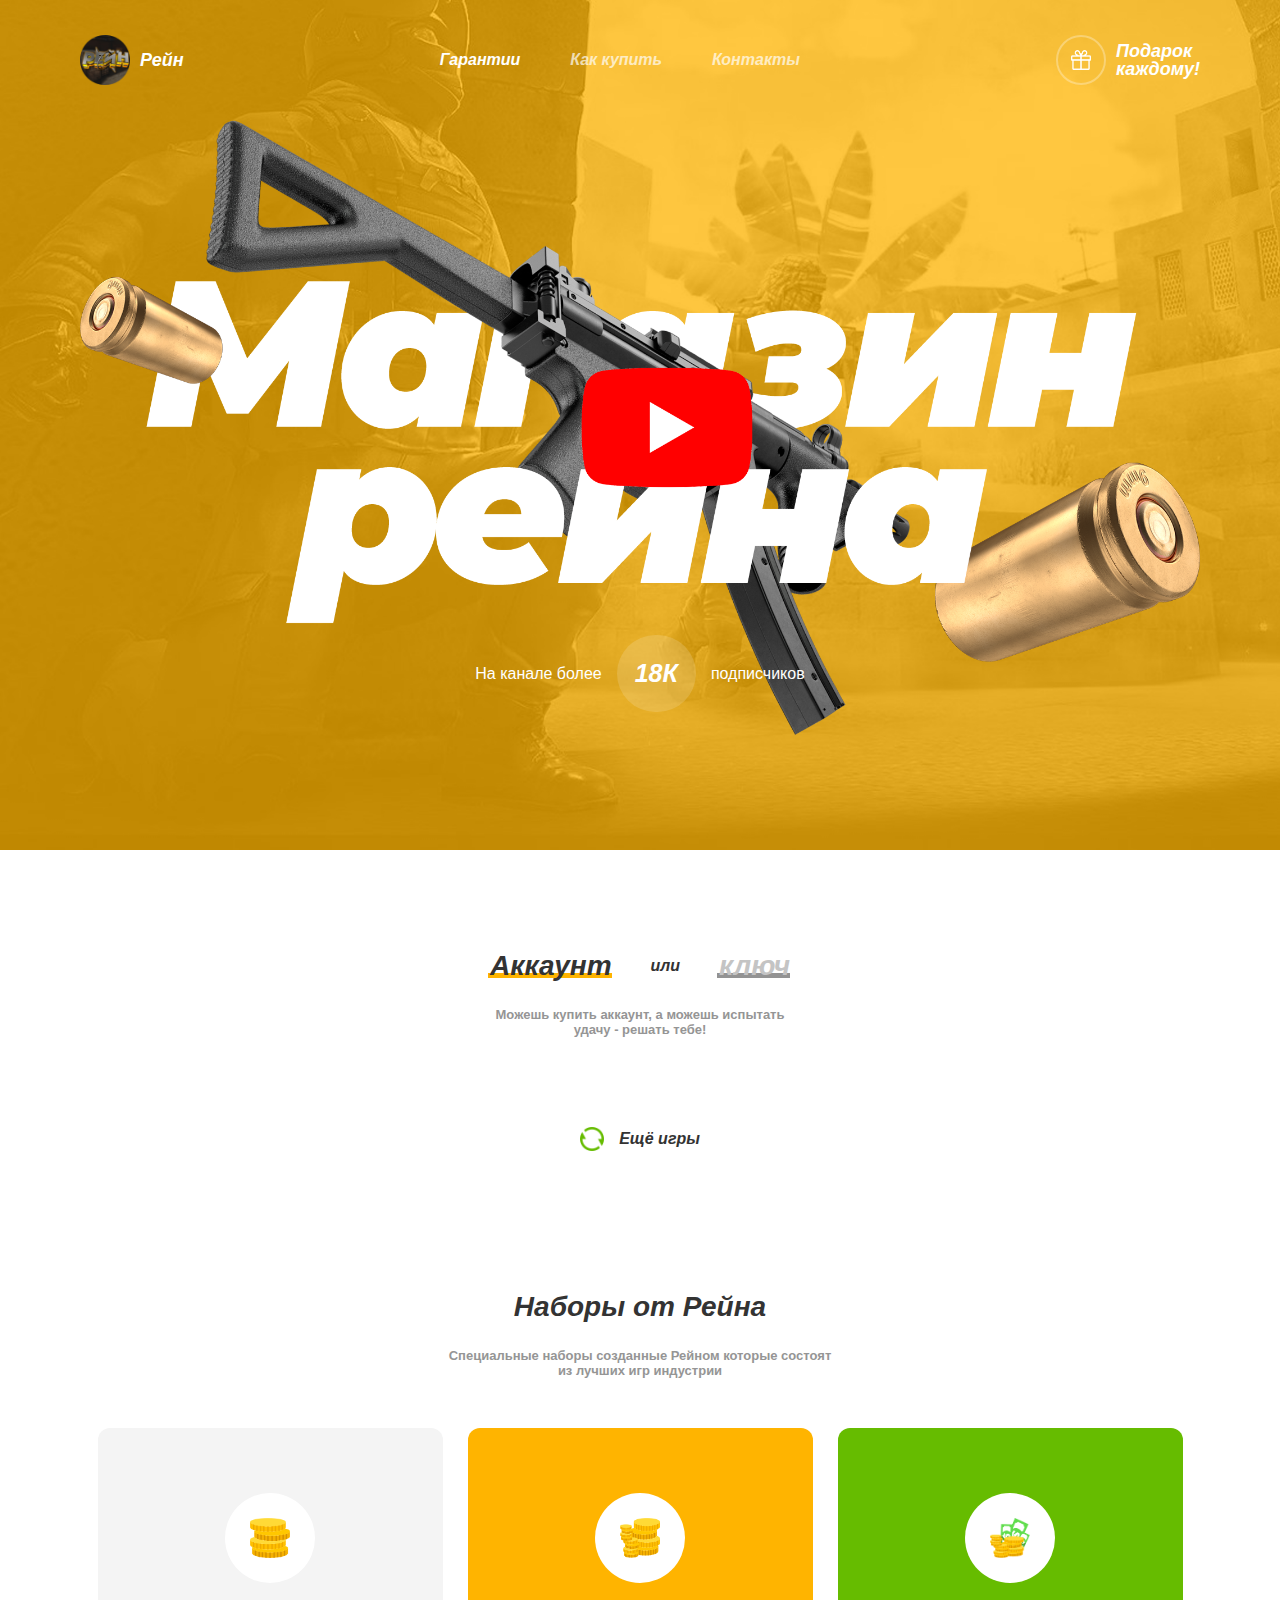
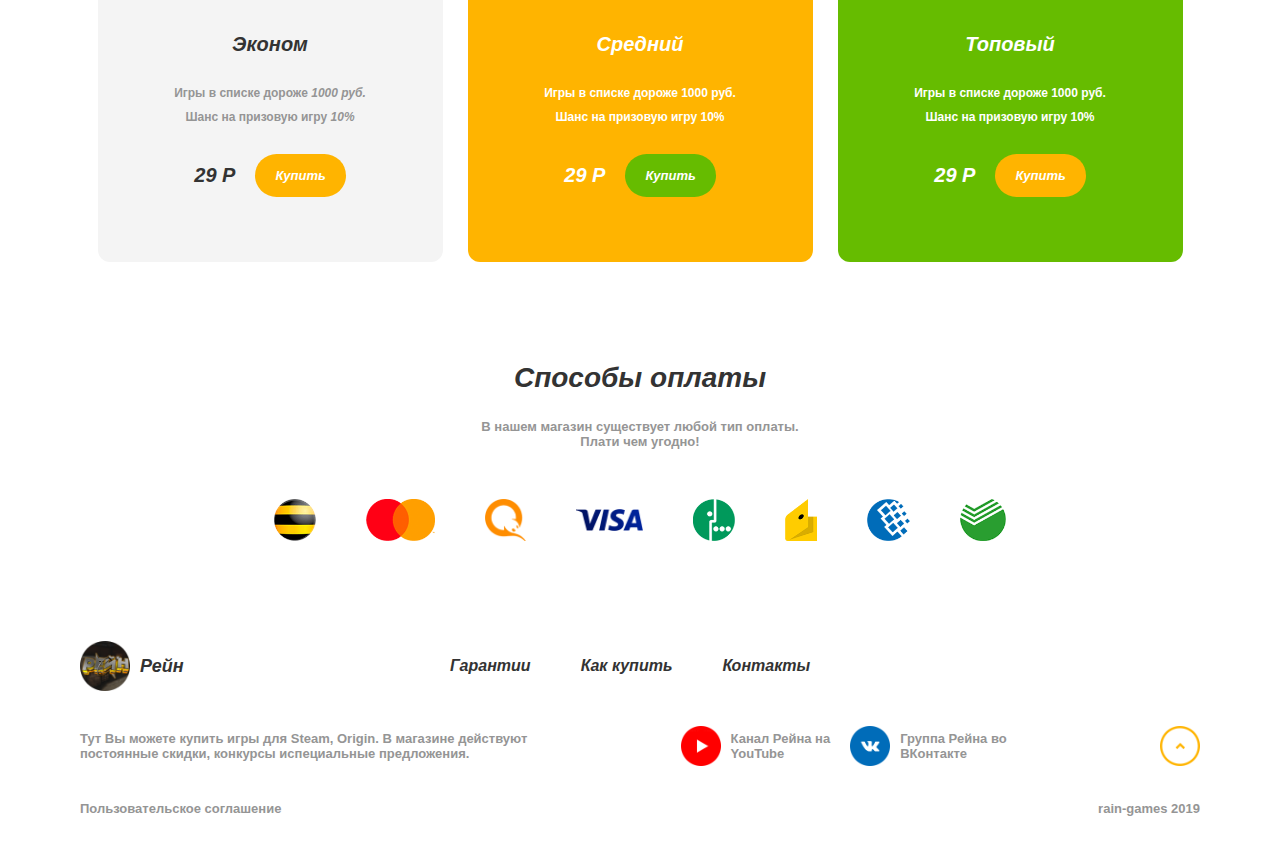
<file: index.html>
<!DOCTYPE html>
<html>
    <head>
        <title>Rain's an iron cock</title>
        <meta charset="utf-8">
        <meta name="viewport" content="width=device-width, initial-scale=1">
        <link href="assets/css/main.css" rel="stylesheet" type="text/css">
        <link href="assets/css/mobile.css" rel="stylesheet" type="text/css">
        <link href="assets/css/fonts/fonts.css" rel="stylesheet" type="text/css">
    </head>
    <body>
        <header>
            <div class="topbar main-width">
                <div class="logo">
                    <img src="assets/img/logo.png" class="logo__image">
                    <span class="logo__name">Рейн</span>
                    <a href="#" class="ghost"></a>
                </div>
                <div class="topbar__nav">
                    <nav class="nav__items">
                        <a href="#" class="nav__item" active>Гарантии</a>
                        <a href="#" class="nav__item">Как купить</a>
                        <a href="#" class="nav__item">Контакты</a>
                    </nav>
                </div>
                <div class="topbar__gift">
                    <div class="gift__container">
                        <img class="gift__image" src="assets/img/icons/gift.png">
                    </div>
                    <h2 class="gift__words">
                        Подарок
                        <br>
                        каждому!
                    </h2>
                    <a href="#" class="ghost"></a>
                </div>
            </div>
            <div class="topbar__composite">
                <a href="#"><img src="assets/img/composite.png" class="composite__image main-width"></a>
            </div>
            <div class="topbar__subs flow">
                <span class="subs__item">На канале более</span>
                <span class="subs__count convert">18К</span>
                <span class="subs__item">подписчиков</span>
            </div>
        </header>
        <main>
            <div class="page-section">
                <div class="games-type flow">
                    <h2 class="page-section__title games-type__choice games-type__choice--account" active>Аккаунт</h2>
                    <h4 class="games-type__or">или</h4>
                    <h2 class="page-section__title games-type__choice games-type__choice--key">ключ</h2>
                </div>
                <div class="page-section__desc">
                    Можешь купить аккаунт, а можешь испытать <br> удачу - решать тебе!
                </div>
                <div class="games-col">
                    <div class="game-panel game-panel--account" id="1" style="background-image: url(assets/img/gtav.png)">
                        <div class="game-panel__column">
                            <div class="game-panel__row--0">
                                <span class="green separate">299 Р</span>
                                <span class="orange">-55%</span>
                            </div>
                            <div class="game-panel__row--1">
                                <span class="gray separate">1299</span>
                            </div>
                        </div>
                        <div class="game-panel__info">
                            <div class="game-panel__desc gray2">Аккаунт Steam</div>
                            <div class="game-panel__title">Grand Theft Auto V</div>
                        </div>
                    </div>
                    <div class="game-panel game-panel--account" id="1" style="background-image: url(assets/img/farcry5.png)">
                        <div class="game-panel__column">
                            <div class="game-panel__row--0">
                                <span class="green separate">299 Р</span>
                                <span class="orange">-55%</span>
                            </div>
                            <div class="game-panel__row--1">
                                <span class="gray separate">1299</span>
                            </div>
                        </div>
                        <div class="game-panel__info">
                            <div class="game-panel__desc gray2">Аккаунт Steam</div>
                            <div class="game-panel__title">Far Cry 5</div>
                        </div>
                    </div>
                    <div class="game-panel game-panel--account" id="1" style="background-image: url(assets/img/battlefield.png)">
                        <div class="game-panel__column">
                            <div class="game-panel__row--0">
                                <span class="green separate">299 Р</span>
                                <span class="orange">-55%</span>
                            </div>
                            <div class="game-panel__row--1">
                                <span class="gray separate">1299</span>
                            </div>
                        </div>
                        <div class="game-panel__info">
                            <div class="game-panel__desc gray2">Аккаунт Steam</div>
                            <div class="game-panel__title">Battlefield 1</div>
                        </div>
                    </div>
                    <div class="game-panel game-panel--account" id="1" style="background-image: url(assets/img/gtav.png)">
                        <div class="game-panel__column">
                            <div class="game-panel__row--0">
                                <span class="green separate">299 Р</span>
                                <span class="orange">-55%</span>
                            </div>
                            <div class="game-panel__row--1">
                                <span class="gray separate">1299</span>
                            </div>
                        </div>
                        <div class="game-panel__info">
                            <div class="game-panel__desc gray2">Аккаунт Steam</div>
                            <div class="game-panel__title">Grand Theft Auto V</div>
                        </div>
                    </div>
                    <div class="game-panel game-panel--account" id="1" style="background-image: url(assets/img/gtav.png)">
                        <div class="game-panel__column">
                            <div class="game-panel__row--0">
                                <span class="green separate">299 Р</span>
                                <span class="orange">-55%</span>
                            </div>
                            <div class="game-panel__row--1">
                                <span class="gray separate">1299</span>
                            </div>
                        </div>
                        <div class="game-panel__info">
                            <div class="game-panel__desc gray2">Аккаунт Steam</div>
                            <div class="game-panel__title">Grand Theft Auto V</div>
                        </div>
                    </div>
                    <div class="game-panel game-panel--account" id="1" style="background-image: url(assets/img/gtav.png)">
                        <div class="game-panel__column">
                            <div class="game-panel__row--0">
                                <span class="green separate">299 Р</span>
                                <span class="orange">-55%</span>
                            </div>
                            <div class="game-panel__row--1">
                                <span class="gray separate">1299</span>
                            </div>
                        </div>
                        <div class="game-panel__info">
                            <div class="game-panel__desc gray2">Аккаунт Steam</div>
                            <div class="game-panel__title">Grand Theft Auto V</div>
                        </div>
                    </div>
                    <div class="game-panel game-panel--key" id="1" style="background-image: url(assets/img/gtav.png)">
                        <div class="game-panel__column">
                            <div class="game-panel__row--0">
                                <span class="green separate">299 Р</span>
                                <span class="orange">-55%</span>
                            </div>
                            <div class="game-panel__row--1">
                                <span class="gray separate">1299</span>
                            </div>
                        </div>
                        <div class="game-panel__info">
                            <div class="game-panel__desc gray2">Ключ Steam</div>
                            <div class="game-panel__title">Grand Theft Auto V</div>
                        </div>
                    </div>
                    <div class="game-panel game-panel--key" id="1" style="background-image: url(assets/img/gtav.png)">
                        <div class="game-panel__column">
                            <div class="game-panel__row--0">
                                <span class="green separate">299 Р</span>
                                <span class="orange">-55%</span>
                            </div>
                            <div class="game-panel__row--1">
                                <span class="gray separate">1299</span>
                            </div>
                        </div>
                        <div class="game-panel__info">
                            <div class="game-panel__desc gray2">Ключ Steam</div>
                            <div class="game-panel__title">Grand Theft Auto V</div>
                        </div>
                    </div>
                    <div class="game-panel game-panel--key" id="1" style="background-image: url(assets/img/gtav.png)">
                        <div class="game-panel__column">
                            <div class="game-panel__row--0">
                                <span class="green separate">299 Р</span>
                                <span class="orange">-55%</span>
                            </div>
                            <div class="game-panel__row--1">
                                <span class="gray separate">1299</span>
                            </div>
                        </div>
                        <div class="game-panel__info">
                            <div class="game-panel__desc gray2">Ключ Steam</div>
                            <div class="game-panel__title">Grand Theft Auto V</div>
                        </div>
                    </div>
                    <div class="game-panel game-panel--key" id="1" style="background-image: url(assets/img/gtav.png)">
                        <div class="game-panel__column">
                            <div class="game-panel__row--0">
                                <span class="green separate">299 Р</span>
                                <span class="orange">-55%</span>
                            </div>
                            <div class="game-panel__row--1">
                                <span class="gray separate">1299</span>
                            </div>
                        </div>
                        <div class="game-panel__info">
                            <div class="game-panel__desc gray2">Ключ Steam</div>
                            <div class="game-panel__title">Grand Theft Auto V</div>
                        </div>
                    </div>
                    <div class="game-panel game-panel--key" id="1" style="background-image: url(assets/img/gtav.png)">
                        <div class="game-panel__column">
                            <div class="game-panel__row--0">
                                <span class="green separate">299 Р</span>
                                <span class="orange">-55%</span>
                            </div>
                            <div class="game-panel__row--1">
                                <span class="gray separate">1299</span>
                            </div>
                        </div>
                        <div class="game-panel__info">
                            <div class="game-panel__desc gray2">Ключ Steam</div>
                            <div class="game-panel__title">Grand Theft Auto V</div>
                        </div>
                    </div>
                </div>
                <button class="games-load-more">
                    <img class="games-load-more__icon" src="assets/img/icons/refresh_icon.png">
                    Ещё игры
                </button>
            </div>
            <div class="page-section">
                <h2 class="page-section__title">Наборы от Рейна</h2>
                <h4 class="page-section__desc">Специальные наборы созданные Рейном которые состоят <br> из лучших игр индустрии</h4>
                <div class="kits-col">
                    <div class="kits-col__kit">
                        <div class="kits-col__coins--bg">
                            <img class="kits-col__coins" src="assets/img/icons/coins_small.png">
                        </div>
                        <div class="kits-col__title">Эконом</div>
                        <div class="kits-col__desc kits-col__desc--high-line">
                            Игры в списке дороже <b>1000 руб.</b> <br> Шанс на призовую игру <b>10%</b>
                        </div>
                        <div class="kits-col__buy">
                            <span class="kits-col__price separate">29 Р</span>
                            <a href="#" class="kits-col__button buy-button">Купить</a>
                        </div>
                    </div>
                    <div class="kits-col__kit kits-col__kit--orange">
                        <div class="kits-col__coins--bg">
                            <img class="kits-col__coins" src="assets/img/icons/coins_medium.png">
                        </div>
                        <div class="kits-col__title">Средний</div>
                        <div class="kits-col__desc kits-col__desc--high-line">
                            Игры в списке дороже 1000 руб. <br> Шанс на призовую игру 10%
                        </div>
                        <div class="kits-col__buy">
                            <span class="kits-col__price separate">29 Р</span>
                            <a href="#" class="kits-col__button buy-button">Купить</a>
                        </div>
                    </div>
                    <div class="kits-col__kit kits-col__kit--green">
                        <div class="kits-col__coins--bg">
                            <img class="kits-col__coins" src="assets/img/icons/coins_big.png">
                        </div>
                        <div class="kits-col__title">Топовый</div>
                        <div class="kits-col__desc kits-col__desc--high-line">
                            Игры в списке дороже 1000 руб. <br> Шанс на призовую игру 10%
                        </div>
                        <div class="kits-col__buy">
                            <span class="kits-col__price separate">29 Р</span>
                            <a href="#" class="kits-col__button buy-button">Купить</a>
                        </div>
                    </div>
                </div>
            </div>
            <div class="page-section">
                <h2 class="page-section__title">Способы оплаты</h2>
                <h4 class="page-section__desc">
                    В нашем магазин существует любой тип оплаты. <br> Плати чем угодно!
                </h4>
                <div class="pay-systems">
                    <img class="pay-systems__item" src="assets/img/icons/paysys/beeline.png">
                    <img class="pay-systems__item" src="assets/img/icons/paysys/mastercard.png">
                    <img class="pay-systems__item" src="assets/img/icons/paysys/qiwi.png">
                    <img class="pay-systems__item pay-systems__item--stretch" src="assets/img/icons/paysys/visa.png">
                    <img class="pay-systems__item" src="assets/img/icons/paysys/megafon.png">
                    <img class="pay-systems__item" src="assets/img/icons/paysys/yandex.png">
                    <img class="pay-systems__item" src="assets/img/icons/paysys/webmoney.png">
                    <img class="pay-systems__item" src="assets/img/icons/paysys/sberbank.png">
                </div>
            </div>
        </main>
        <footer>
            <div class="footer">
                <div class="topbar topbar2 main-width">
                    <div class="logo">
                        <img src="assets/img/logo.png" class="logo__image">
                        <span class="logo__name">Рейн</span>
                        <a href="#" class="ghost"></a>
                    </div>
                    <div class="topbar__nav">
                        <nav class="nav__items">
                            <a href="#" class="nav__item" active>Гарантии</a>
                            <a href="#" class="nav__item">Как купить</a>
                            <a href="#" class="nav__item">Контакты</a>
                        </nav>
                    </div>
                </div>
                <div class="sub-info">
                    <div class="sub-info__desc">
                        Тут Вы можете купить игры для Steam, Origin. В магазине действуют <br> постоянные скидки, конкурсы испециальные предложения.
                    </div>
                    <div class="sub-info__soc-items">
                        <div class="sub-info__soc-item">
                            <img class="sub-info__icon" src="assets/img/icons/yt.png">
                            <span class="sub-info__text">Канал Рейна на <br> YouTube</span>
                        </div>
                        <div class="sub-info__soc-item">
                            <img class="sub-info__icon" src="assets/img/icons/vk.png">
                            <span class="sub-info__text">Группа Рейна во <br> ВКонтакте</span>
                        </div>
                    </div>
                    <div class="footer__to-top">
                        <img class="sub-info__icon" src="assets/img/icons/to-top.png">
                    </div>
                </div>
                <div class="copyright main-width">
                    <a class="copyright__item link2" href="#">Пользовательское соглашение</a>
                    <span class="copyright__item">rain-games 2019</span>
                </div>
            </div>
            <!---Scripts--->
            <script src="assets/js/jquery-3.3.1.min.js"></script>
            <script src="assets/js/scripts.js"></script>
        </footer>
    </body>
</html>
</file>
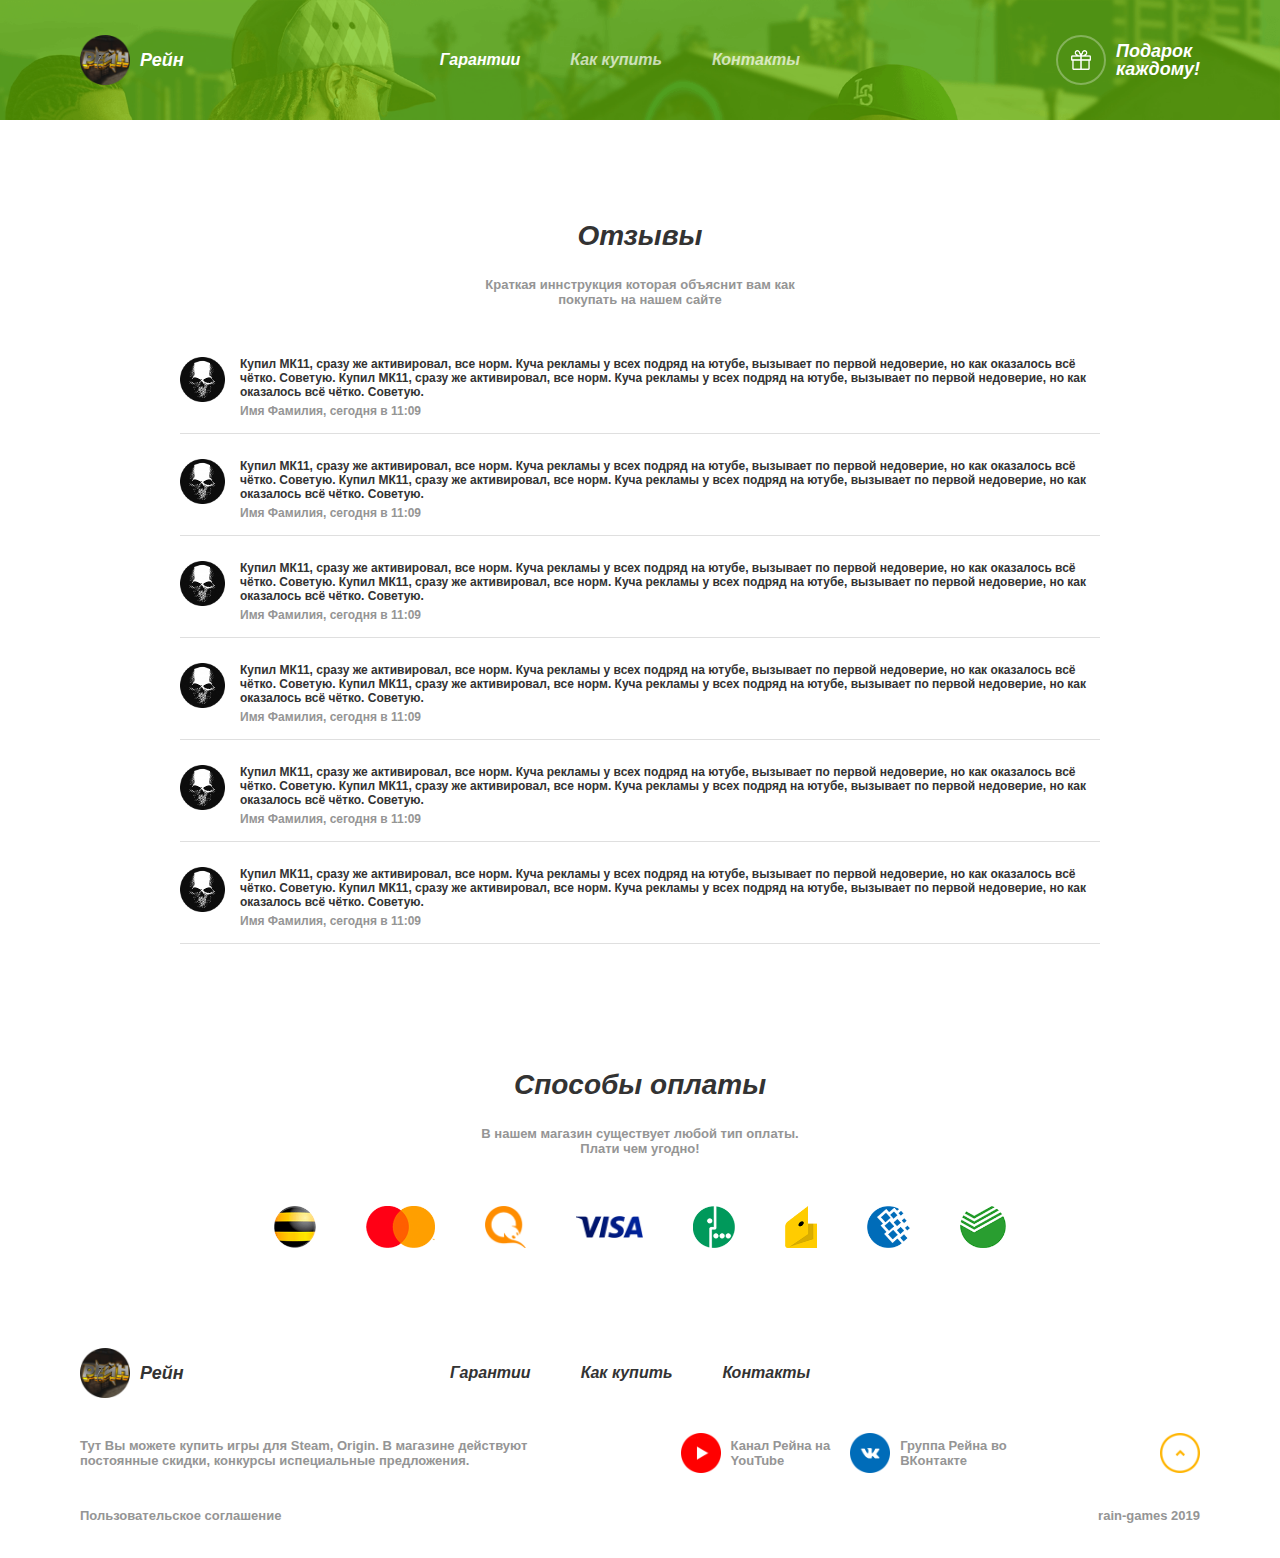
<file: comments.html>
<!DOCTYPE html>
<html>
    <head>
        <title>Rain's an iron cock</title>
        <meta charset="utf-8">
        <meta name="viewport" content="width=device-width, initial-scale=1">
        <link href="assets/css/main.css" rel="stylesheet" type="text/css">
        <link href="assets/css/fonts/fonts.css" rel="stylesheet" type="text/css">
    </head>
    <body>
        <header class="minimize min" style="background-image: url(assets/img/bg1.png)">
            <div class="topbar main-width">
                <div class="logo">
                    <img src="assets/img/logo.png" class="logo__image">
                    <span class="logo__name">Рейн</span>
                    <a href="#" class="ghost"></a>
                </div>
                <div class="topbar__nav">
                    <nav class="nav__items">
                        <a href="#" class="nav__item" active>Гарантии</a>
                        <a href="#" class="nav__item">Как купить</a>
                        <a href="#" class="nav__item">Контакты</a>
                    </nav>
                </div>
                <div class="topbar__gift">
                    <div class="gift__container">
                        <img class="gift__image" src="assets/img/icons/gift.png">
                    </div>
                    <h2 class="gift__words">
                        Подарок
                        <br>
                        каждому!
                    </h2>
                    <a href="#" class="ghost"></a>
                </div>
            </div>
            <div class="topbar__composite">
                <a href="#"><img src="assets/img/composite.png" class="composite__image main-width"></a>
            </div>
            <div class="topbar__subs flow">
                <span class="subs__item">На канале более</span>
                <span class="subs__count convert">18К</span>
                <span class="subs__item">подписчиков</span>
            </div>
        </header>
        <main>
            <div class="page-section">
                <h2 class="page-section__title">Отзывы</h2>
                <h4 class="page-section__desc">Краткая иннструкция которая объяснит вам как <br> покупать на нашем сайте</h4>
                <div class="comments-container">
                    <div class="comment">
                        <img class="comment__avatar" src="assets/img/avatar.png">
                        <div class="comment__info">
                            <div class="comment__comment">
                                Купил МК11, сразу же активировал, все норм. Куча рекламы у всех подряд на ютубе, вызывает по первой недоверие, но как оказалось всё чётко. Советую.
                                Купил МК11, сразу же активировал, все норм. Куча рекламы у всех подряд на ютубе, вызывает по первой недоверие, но как оказалось всё чётко. Советую.
                            </div>
                            <div class="comment__name-date">Имя Фамилия, сегодня в 11:09</div>
                        </div>
                    </div>
                    <div class="comment">
                        <img class="comment__avatar" src="assets/img/avatar.png">
                        <div class="comment__info">
                            <div class="comment__comment">
                                Купил МК11, сразу же активировал, все норм. Куча рекламы у всех подряд на ютубе, вызывает по первой недоверие, но как оказалось всё чётко. Советую.
                                Купил МК11, сразу же активировал, все норм. Куча рекламы у всех подряд на ютубе, вызывает по первой недоверие, но как оказалось всё чётко. Советую.
                            </div>
                            <div class="comment__name-date">Имя Фамилия, сегодня в 11:09</div>
                        </div>
                    </div>
                    <div class="comment">
                        <img class="comment__avatar" src="assets/img/avatar.png">
                        <div class="comment__info">
                            <div class="comment__comment">
                                Купил МК11, сразу же активировал, все норм. Куча рекламы у всех подряд на ютубе, вызывает по первой недоверие, но как оказалось всё чётко. Советую.
                                Купил МК11, сразу же активировал, все норм. Куча рекламы у всех подряд на ютубе, вызывает по первой недоверие, но как оказалось всё чётко. Советую.
                            </div>
                            <div class="comment__name-date">Имя Фамилия, сегодня в 11:09</div>
                        </div>
                    </div>
                    <div class="comment">
                        <img class="comment__avatar" src="assets/img/avatar.png">
                        <div class="comment__info">
                            <div class="comment__comment">
                                Купил МК11, сразу же активировал, все норм. Куча рекламы у всех подряд на ютубе, вызывает по первой недоверие, но как оказалось всё чётко. Советую.
                                Купил МК11, сразу же активировал, все норм. Куча рекламы у всех подряд на ютубе, вызывает по первой недоверие, но как оказалось всё чётко. Советую.
                            </div>
                            <div class="comment__name-date">Имя Фамилия, сегодня в 11:09</div>
                        </div>
                    </div>
                    <div class="comment">
                        <img class="comment__avatar" src="assets/img/avatar.png">
                        <div class="comment__info">
                            <div class="comment__comment">
                                Купил МК11, сразу же активировал, все норм. Куча рекламы у всех подряд на ютубе, вызывает по первой недоверие, но как оказалось всё чётко. Советую.
                                Купил МК11, сразу же активировал, все норм. Куча рекламы у всех подряд на ютубе, вызывает по первой недоверие, но как оказалось всё чётко. Советую.
                            </div>
                            <div class="comment__name-date">Имя Фамилия, сегодня в 11:09</div>
                        </div>
                    </div>
                    <div class="comment">
                        <img class="comment__avatar" src="assets/img/avatar.png">
                        <div class="comment__info">
                            <div class="comment__comment">
                                Купил МК11, сразу же активировал, все норм. Куча рекламы у всех подряд на ютубе, вызывает по первой недоверие, но как оказалось всё чётко. Советую.
                                Купил МК11, сразу же активировал, все норм. Куча рекламы у всех подряд на ютубе, вызывает по первой недоверие, но как оказалось всё чётко. Советую.
                            </div>
                            <div class="comment__name-date">Имя Фамилия, сегодня в 11:09</div>
                        </div>
                    </div>
                </div>
            </div>
            <div class="page-section">
                <h2 class="page-section__title">Способы оплаты</h2>
                <h4 class="page-section__desc">
                    В нашем магазин существует любой тип оплаты. <br> Плати чем угодно!
                </h4>
                <div class="pay-systems">
                    <img class="pay-systems__item" src="assets/img/icons/paysys/beeline.png">
                    <img class="pay-systems__item" src="assets/img/icons/paysys/mastercard.png">
                    <img class="pay-systems__item" src="assets/img/icons/paysys/qiwi.png">
                    <img class="pay-systems__item pay-systems__item--stretch" src="assets/img/icons/paysys/visa.png">
                    <img class="pay-systems__item" src="assets/img/icons/paysys/megafon.png">
                    <img class="pay-systems__item" src="assets/img/icons/paysys/yandex.png">
                    <img class="pay-systems__item" src="assets/img/icons/paysys/webmoney.png">
                    <img class="pay-systems__item" src="assets/img/icons/paysys/sberbank.png">
                </div>
            </div>
        </main>
        <footer>
            <div class="footer">
                <div class="topbar topbar2 main-width">
                    <div class="logo">
                        <img src="assets/img/logo.png" class="logo__image">
                        <span class="logo__name">Рейн</span>
                        <a href="#" class="ghost"></a>
                    </div>
                    <div class="topbar__nav">
                        <nav class="nav__items">
                            <a href="#" class="nav__item" active>Гарантии</a>
                            <a href="#" class="nav__item">Как купить</a>
                            <a href="#" class="nav__item">Контакты</a>
                        </nav>
                    </div>
                </div>
                <div class="sub-info">
                    <div class="sub-info__desc">
                        Тут Вы можете купить игры для Steam, Origin. В магазине действуют <br> постоянные скидки, конкурсы испециальные предложения.
                    </div>
                    <div class="sub-info__soc-items">
                        <div class="sub-info__soc-item">
                            <img class="sub-info__icon" src="assets/img/icons/yt.png">
                            <span class="sub-info__text">Канал Рейна на <br> YouTube</span>
                        </div>
                        <div class="sub-info__soc-item">
                            <img class="sub-info__icon" src="assets/img/icons/vk.png">
                            <span class="sub-info__text">Группа Рейна во <br> ВКонтакте</span>
                        </div>
                    </div>
                    <div class="footer__to-top">
                        <img class="sub-info__icon" src="assets/img/icons/to-top.png">
                    </div>
                </div>
                <div class="copyright main-width">
                    <a class="copyright__item link2" href="#">Пользовательское соглашение</a>
                    <span class="copyright__item">rain-games 2019</span>
                </div>
            </div>
            <!---Scripts--->
            <script src="assets/js/jquery-3.3.1.min.js"></script>
            <script src="assets/js/scripts.js"></script>
        </footer>
    </body>
</html>
</file>
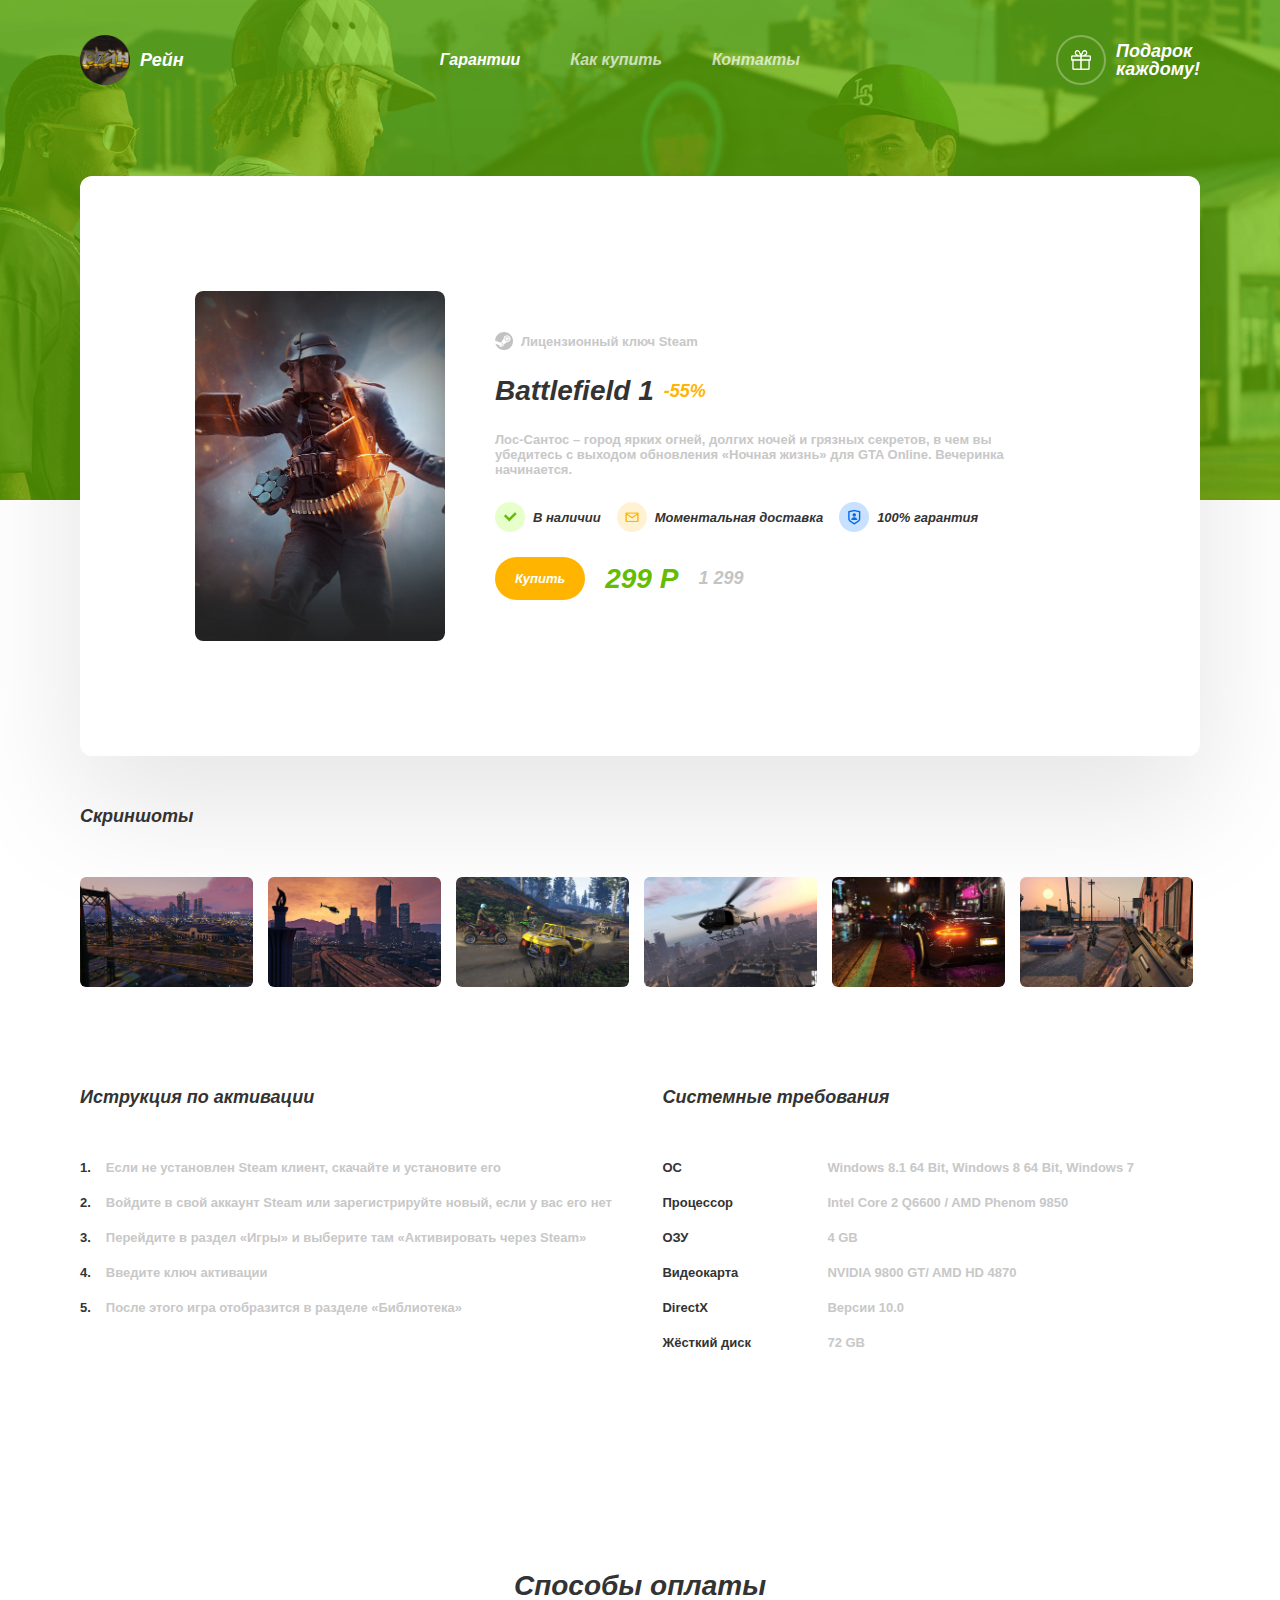
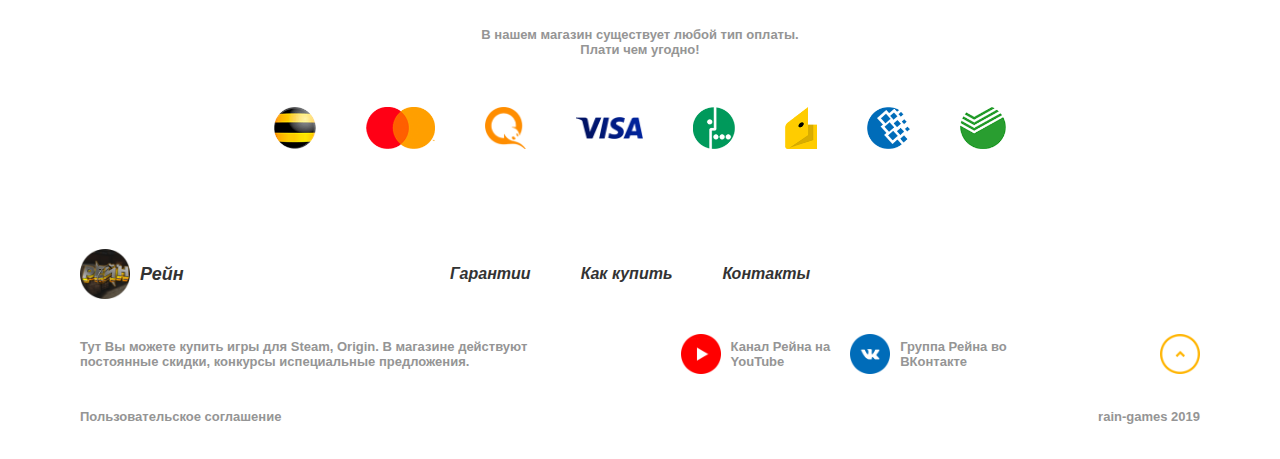
<file: game.html>
<!DOCTYPE html>
<html>
    <head>
        <title>Rain's an iron cock</title>
        <meta charset="utf-8">
        <meta name="viewport" content="width=device-width, initial-scale=1">
        <link href="assets/css/main.css" rel="stylesheet" type="text/css">
        <link href="assets/css/fonts/fonts.css" rel="stylesheet" type="text/css">
    </head>
    <body>
        <header class="minimize" style="background-image: url(assets/img/bg1.png)">
            <div class="topbar main-width">
                <div class="logo">
                    <img src="assets/img/logo.png" class="logo__image">
                    <span class="logo__name">Рейн</span>
                    <a href="#" class="ghost"></a>
                </div>
                <div class="topbar__nav">
                    <nav class="nav__items">
                        <a href="#" class="nav__item" active>Гарантии</a>
                        <a href="#" class="nav__item">Как купить</a>
                        <a href="#" class="nav__item">Контакты</a>
                    </nav>
                </div>
                <div class="topbar__gift">
                    <div class="gift__container">
                        <img class="gift__image" src="assets/img/icons/gift.png">
                    </div>
                    <h2 class="gift__words">
                        Подарок
                        <br>
                        каждому!
                    </h2>
                    <a href="#" class="ghost"></a>
                </div>
            </div>
            <div class="topbar__composite">
                <a href="#"><img src="assets/img/composite.png" class="composite__image main-width"></a>
            </div>
            <div class="topbar__subs flow">
                <span class="subs__item">На канале более</span>
                <span class="subs__count convert">18К</span>
                <span class="subs__item">подписчиков</span>
            </div>
        </header>
        <main>
            <div class="game-section">
                <div class="game-board">
                    <div class="game-panel game-panel--active" style="background-image: url('assets/img/battlefield.png');"></div>
                    <div class="game-board__game-info">
                        <div class="game-board__type">
                            <img class="game-board__dist" src="assets/img/icons/steam.png">
                            <span>Лицензионный ключ Steam</span>
                        </div>
                        <div class="game-board__title">
                            <h1>Battlefield 1</h1>
                            <span class="game-board__discount">-55%</span>
                        </div>
                        <div class="game-board__desc">
                            Лос-Сантос – город ярких огней, долгих ночей и грязных секретов, в чем вы убедитесь с выходом обновления «Ночная жизнь» для GTA Online. Вечеринка начинается.
                        </div>
                        <div class="game-board__reasons">
                            <div class="game-board__reason">
                                <img src="assets/img/icons/checked-line.png">
                                <span>В наличии</span>
                            </div>
                            <div class="game-board__reason">
                                <img src="assets/img/icons/mail-line.png">
                                <span>Моментальная доставка</span>
                            </div>
                            <div class="game-board__reason">
                                <img src="assets/img/icons/shield-user-line.png">
                                <span>100% гарантия</span>
                            </div>
                        </div>
                        <div class="game-board__buy flow">
                            <a class="game-board__button buy-button" href="#">Купить</a>
                            <span class="game-board__new-price separate">299 Р</span>
                            <span class="game-board__old-price separate">1299</span>
                        </div>
                    </div>
                </div>
                <div class="game-section__section">
                    <h3 class="game-section__title">Скриншоты</h3>
                    <div class="game-section__screens">
                        <img class="game-section__screen" src="assets/img/screens/screen1.jpg">
                        <img class="game-section__screen" src="assets/img/screens/screen2.jpg">
                        <img class="game-section__screen" src="assets/img/screens/screen3.jpg">
                        <img class="game-section__screen" src="assets/img/screens/screen4.jpg">
                        <img class="game-section__screen" src="assets/img/screens/screen5.jpg">
                        <img class="game-section__screen" src="assets/img/screens/screen6.jpg">
                    </div>
                </div>
                <div class="game-section__section--dual">
                    <div class="game-section__section--small">
                        <h3 class="game-section__title">Иструкция по активации</h3>
                        <div class="list-items">
                            <div class="list-items__item">
                                <span class="list-items__mark">1.</span>
                                <span class="list-items__value">Если не установлен Steam клиент, скачайте и установите его</span>
                            </div>
                            <div class="list-items__item">
                                <span class="list-items__mark">2.</span>
                                <span class="list-items__value">Войдите в свой аккаунт Steam или зарегистрируйте новый, если у вас его нет</span>
                            </div>
                            <div class="list-items__item">
                                <span class="list-items__mark">3.</span>
                                <span class="list-items__value">Перейдите в раздел «Игры» и выберите там «Активировать через Steam»</span>
                            </div>
                            <div class="list-items__item">
                                <span class="list-items__mark">4.</span>
                                <span class="list-items__value">Введите ключ активации</span>
                            </div>
                            <div class="list-items__item">
                                <span class="list-items__mark">5.</span>
                                <span class="list-items__value">После этого игра отобразится в разделе «Библиотека»</span>
                            </div>
                        </div>
                    </div>
                    <div class="game-section__section--small">
                        <h3 class="game-section__title">Системные требования</h3>
                        <div class="list-items list-items--other">
                            <div class="list-items__item">
                                <span class="list-items__mark">ОС</span>
                                <span class="list-items__value">Windows 8.1 64 Bit, Windows 8 64 Bit, Windows 7</span>
                            </div>
                            <div class="list-items__item">
                                <span class="list-items__mark">Процессор</span>
                                <span class="list-items__value">Intel Core 2 Q6600 / AMD Phenom 9850</span>
                            </div>
                            <div class="list-items__item">
                                <span class="list-items__mark">ОЗУ</span>
                                <span class="list-items__value">4 GB</span>
                            </div>
                            <div class="list-items__item">
                                <span class="list-items__mark">Видеокарта</span>
                                <span class="list-items__value">NVIDIA 9800 GT/ AMD HD 4870</span>
                            </div>
                            <div class="list-items__item">
                                <span class="list-items__mark">DirectX</span>
                                <span class="list-items__value">Версии 10.0</span>
                            </div>
                            <div class="list-items__item">
                                <span class="list-items__mark">Жёсткий диск</span>
                                <span class="list-items__value">72 GB</span>
                            </div>
                        </div>
                    </div>
                </div>
                <div class="game-section__advice-games games-col">
                    <div class="game-panel game-panel--account" id="1" style="background-image: url(assets/img/gtav.png)">
                        <div class="game-panel__column">
                            <div class="game-panel__row--0">
                                <span class="green separate">299 Р</span>
                                <span class="orange">-55%</span>
                            </div>
                            <div class="game-panel__row--1">
                                <span class="gray separate">1299</span>
                            </div>
                        </div>
                        <div class="game-panel__info">
                            <div class="game-panel__desc gray2">Аккаунт Steam</div>
                            <div class="game-panel__title">Grand Theft Auto V</div>
                        </div>
                    </div>
                    <div class="game-panel game-panel--account" id="1" style="background-image: url(assets/img/gtav.png)">
                        <div class="game-panel__column">
                            <div class="game-panel__row--0">
                                <span class="green separate">299 Р</span>
                                <span class="orange">-55%</span>
                            </div>
                            <div class="game-panel__row--1">
                                <span class="gray separate">1299</span>
                            </div>
                        </div>
                        <div class="game-panel__info">
                            <div class="game-panel__desc gray2">Аккаунт Steam</div>
                            <div class="game-panel__title">Grand Theft Auto V</div>
                        </div>
                    </div>
                    <div class="game-panel game-panel--account" id="1" style="background-image: url(assets/img/gtav.png)">
                        <div class="game-panel__column">
                            <div class="game-panel__row--0">
                                <span class="green separate">299 Р</span>
                                <span class="orange">-55%</span>
                            </div>
                            <div class="game-panel__row--1">
                                <span class="gray separate">1299</span>
                            </div>
                        </div>
                        <div class="game-panel__info">
                            <div class="game-panel__desc gray2">Аккаунт Steam</div>
                            <div class="game-panel__title">Grand Theft Auto V</div>
                        </div>
                    </div>
                    <div class="game-panel game-panel--account" id="1" style="background-image: url(assets/img/gtav.png)">
                        <div class="game-panel__column">
                            <div class="game-panel__row--0">
                                <span class="green separate">299 Р</span>
                                <span class="orange">-55%</span>
                            </div>
                            <div class="game-panel__row--1">
                                <span class="gray separate">1299</span>
                            </div>
                        </div>
                        <div class="game-panel__info">
                            <div class="game-panel__desc gray2">Аккаунт Steam</div>
                            <div class="game-panel__title">Grand Theft Auto V</div>
                        </div>
                    </div>
                    <div class="game-panel game-panel--account" id="1" style="background-image: url(assets/img/gtav.png)">
                        <div class="game-panel__column">
                            <div class="game-panel__row--0">
                                <span class="green separate">299 Р</span>
                                <span class="orange">-55%</span>
                            </div>
                            <div class="game-panel__row--1">
                                <span class="gray separate">1299</span>
                            </div>
                        </div>
                        <div class="game-panel__info">
                            <div class="game-panel__desc gray2">Аккаунт Steam</div>
                            <div class="game-panel__title">Grand Theft Auto V</div>
                        </div>
                    </div>
                    <div class="game-panel game-panel--account" id="1" style="background-image: url(assets/img/gtav.png)">
                        <div class="game-panel__column">
                            <div class="game-panel__row--0">
                                <span class="green separate">299 Р</span>
                                <span class="orange">-55%</span>
                            </div>
                            <div class="game-panel__row--1">
                                <span class="gray separate">1299</span>
                            </div>
                        </div>
                        <div class="game-panel__info">
                            <div class="game-panel__desc gray2">Аккаунт Steam</div>
                            <div class="game-panel__title">Grand Theft Auto V</div>
                        </div>
                    </div>
                </div>
            </div>
            <div class="page-section">
                <h2 class="page-section__title">Способы оплаты</h2>
                <h4 class="page-section__desc">
                    В нашем магазин существует любой тип оплаты. <br> Плати чем угодно!
                </h4>
                <div class="pay-systems">
                    <img class="pay-systems__item" src="assets/img/icons/paysys/beeline.png">
                    <img class="pay-systems__item" src="assets/img/icons/paysys/mastercard.png">
                    <img class="pay-systems__item" src="assets/img/icons/paysys/qiwi.png">
                    <img class="pay-systems__item pay-systems__item--stretch" src="assets/img/icons/paysys/visa.png">
                    <img class="pay-systems__item" src="assets/img/icons/paysys/megafon.png">
                    <img class="pay-systems__item" src="assets/img/icons/paysys/yandex.png">
                    <img class="pay-systems__item" src="assets/img/icons/paysys/webmoney.png">
                    <img class="pay-systems__item" src="assets/img/icons/paysys/sberbank.png">
                </div>
            </div>
        </main>
        <footer>
            <div class="footer">
                <div class="topbar topbar2 main-width">
                    <div class="logo">
                        <img src="assets/img/logo.png" class="logo__image">
                        <span class="logo__name">Рейн</span>
                        <a href="#" class="ghost"></a>
                    </div>
                    <div class="topbar__nav">
                        <nav class="nav__items">
                            <a href="#" class="nav__item" active>Гарантии</a>
                            <a href="#" class="nav__item">Как купить</a>
                            <a href="#" class="nav__item">Контакты</a>
                        </nav>
                    </div>
                </div>
                <div class="sub-info">
                    <div class="sub-info__desc">
                        Тут Вы можете купить игры для Steam, Origin. В магазине действуют <br> постоянные скидки, конкурсы испециальные предложения.
                    </div>
                    <div class="sub-info__soc-items">
                        <div class="sub-info__soc-item">
                            <img class="sub-info__icon" src="assets/img/icons/yt.png">
                            <span class="sub-info__text">Канал Рейна на <br> YouTube</span>
                        </div>
                        <div class="sub-info__soc-item">
                            <img class="sub-info__icon" src="assets/img/icons/vk.png">
                            <span class="sub-info__text">Группа Рейна во <br> ВКонтакте</span>
                        </div>
                    </div>
                    <div class="footer__to-top">
                        <img class="sub-info__icon" src="assets/img/icons/to-top.png">
                    </div>
                </div>
                <div class="copyright main-width">
                    <a class="copyright__item link2" href="#">Пользовательское соглашение</a>
                    <span class="copyright__item">rain-games 2019</span>
                </div>
            </div>
            <!---Scripts--->
            <script src="assets/js/jquery-3.3.1.min.js"></script>
            <script src="assets/js/scripts.js"></script>
        </footer>
    </body>
</html>
</file>
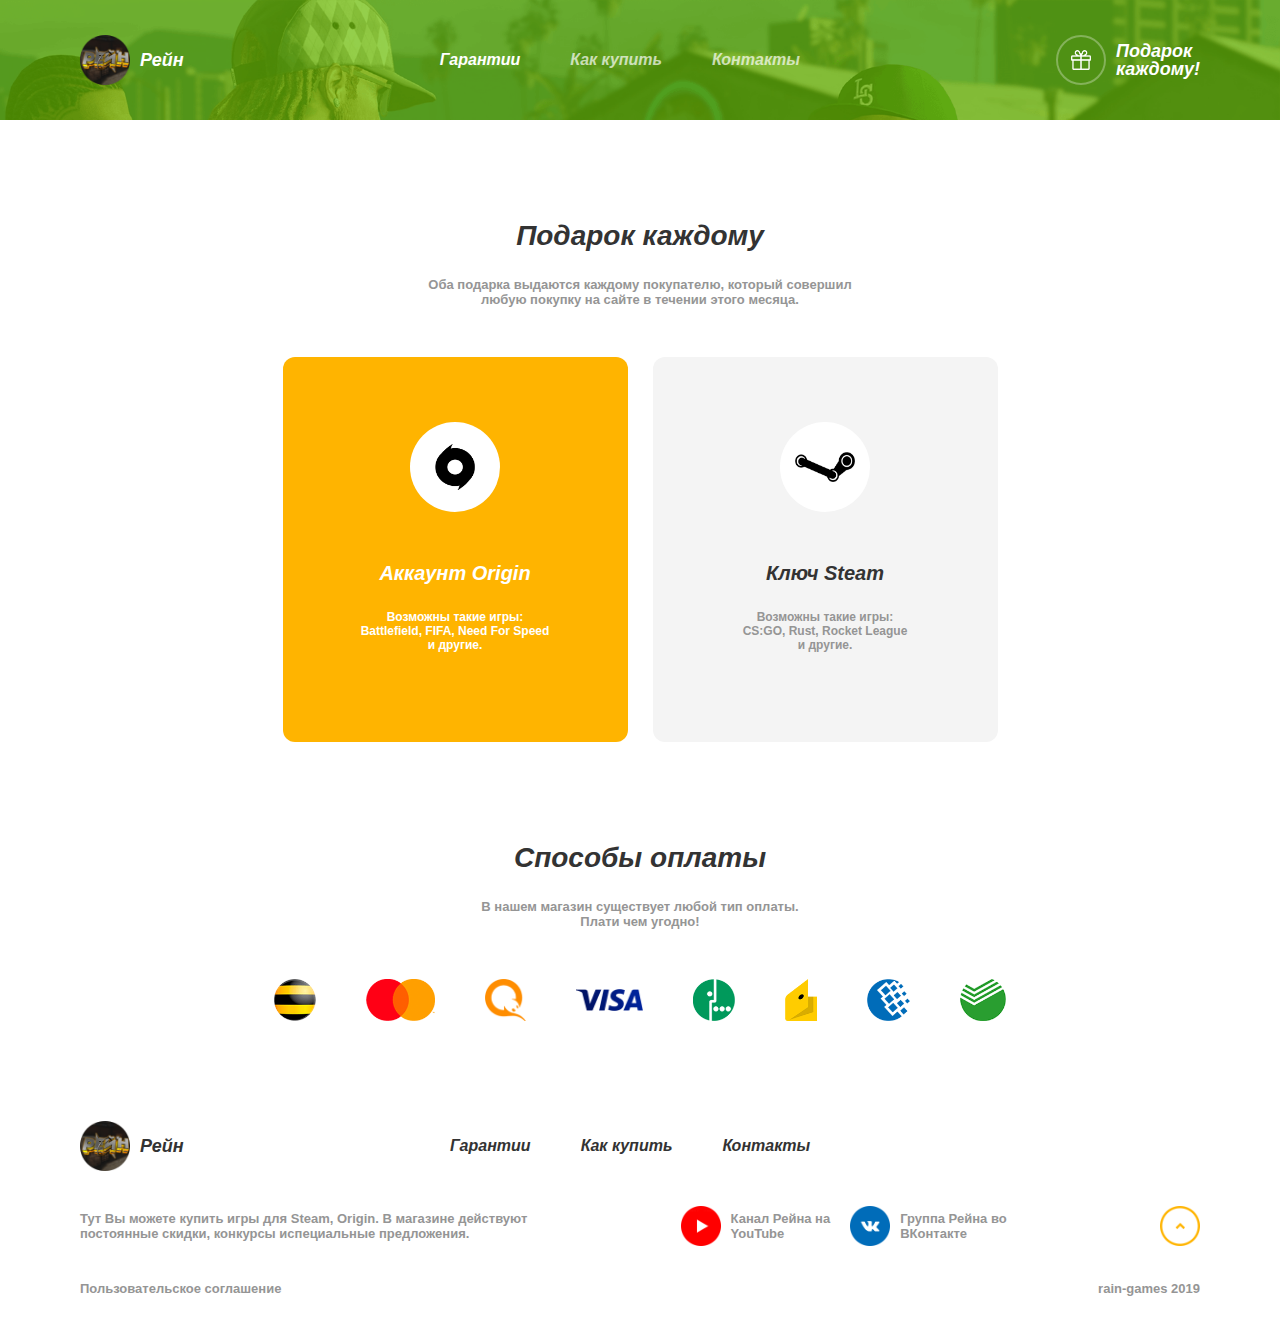
<file: gift.html>
<!DOCTYPE html>
<html>
    <head>
        <title>Rain's an iron cock</title>
        <meta charset="utf-8">
        <meta name="viewport" content="width=device-width, initial-scale=1">
        <link href="assets/css/main.css" rel="stylesheet" type="text/css">
        <link href="assets/css/fonts/fonts.css" rel="stylesheet" type="text/css">
    </head>
    <body>
        <header class="minimize min" style="background-image: url(assets/img/bg1.png)">
            <div class="topbar main-width">
                <div class="logo">
                    <img src="assets/img/logo.png" class="logo__image">
                    <span class="logo__name">Рейн</span>
                    <a href="#" class="ghost"></a>
                </div>
                <div class="topbar__nav">
                    <nav class="nav__items">
                        <a href="#" class="nav__item" active>Гарантии</a>
                        <a href="#" class="nav__item">Как купить</a>
                        <a href="#" class="nav__item">Контакты</a>
                    </nav>
                </div>
                <div class="topbar__gift">
                    <div class="gift__container">
                        <img class="gift__image" src="assets/img/icons/gift.png">
                    </div>
                    <h2 class="gift__words">
                        Подарок
                        <br>
                        каждому!
                    </h2>
                    <a href="#" class="ghost"></a>
                </div>
            </div>
            <div class="topbar__composite">
                <a href="#"><img src="assets/img/composite.png" class="composite__image main-width"></a>
            </div>
            <div class="topbar__subs flow">
                <span class="subs__item">На канале более</span>
                <span class="subs__count convert">18К</span>
                <span class="subs__item">подписчиков</span>
            </div>
        </header>
        <main>
            <div class="page-section">
                <h2 class="page-section__title">Подарок каждому</h2>
                <h4 class="page-section__desc">Оба подарка выдаются каждому покупателю, который совершил <br> любую покупку на сайте в течении этого месяца.</h4>
                <div class="kits-col kits-col--group">
                    <div class="kits-col__kit kits-col__kit--orange">
                        <div class="kits-col__coins--bg">
                            <img class="kits-col__coins" style="padding: 22px 25px;" src="assets/img/icons/origin_big.png">
                        </div>
                        <div class="kits-col__title">Аккаунт Origin</div>
                        <div class="kits-col__desc">
                            Возможны такие игры: <br> Battlefield, FIFA, Need For Speed <br> и другие.
                        </div>
                    </div>
                    <div class="kits-col__kit">
                        <div class="kits-col__coins--bg">
                            <img class="kits-col__coins" style="padding: 30px 15px;" src="assets/img/icons/steam_big.png">
                        </div>
                        <div class="kits-col__title">Ключ Steam</div>
                        <div class="kits-col__desc">
                            Возможны такие игры: <br> CS:GO, Rust, Rocket League <br> и другие.
                        </div>
                    </div>
                </div>
            </div>
            <div class="page-section">
                <h2 class="page-section__title">Способы оплаты</h2>
                <h4 class="page-section__desc">
                    В нашем магазин существует любой тип оплаты. <br> Плати чем угодно!
                </h4>
                <div class="pay-systems">
                    <img class="pay-systems__item" src="assets/img/icons/paysys/beeline.png">
                    <img class="pay-systems__item" src="assets/img/icons/paysys/mastercard.png">
                    <img class="pay-systems__item" src="assets/img/icons/paysys/qiwi.png">
                    <img class="pay-systems__item pay-systems__item--stretch" src="assets/img/icons/paysys/visa.png">
                    <img class="pay-systems__item" src="assets/img/icons/paysys/megafon.png">
                    <img class="pay-systems__item" src="assets/img/icons/paysys/yandex.png">
                    <img class="pay-systems__item" src="assets/img/icons/paysys/webmoney.png">
                    <img class="pay-systems__item" src="assets/img/icons/paysys/sberbank.png">
                </div>
            </div>
        </main>
        <footer>
            <div class="footer">
                <div class="topbar topbar2 main-width">
                    <div class="logo">
                        <img src="assets/img/logo.png" class="logo__image">
                        <span class="logo__name">Рейн</span>
                        <a href="#" class="ghost"></a>
                    </div>
                    <div class="topbar__nav">
                        <nav class="nav__items">
                            <a href="#" class="nav__item" active>Гарантии</a>
                            <a href="#" class="nav__item">Как купить</a>
                            <a href="#" class="nav__item">Контакты</a>
                        </nav>
                    </div>
                </div>
                <div class="sub-info">
                    <div class="sub-info__desc">
                        Тут Вы можете купить игры для Steam, Origin. В магазине действуют <br> постоянные скидки, конкурсы испециальные предложения.
                    </div>
                    <div class="sub-info__soc-items">
                        <div class="sub-info__soc-item">
                            <img class="sub-info__icon" src="assets/img/icons/yt.png">
                            <span class="sub-info__text">Канал Рейна на <br> YouTube</span>
                        </div>
                        <div class="sub-info__soc-item">
                            <img class="sub-info__icon" src="assets/img/icons/vk.png">
                            <span class="sub-info__text">Группа Рейна во <br> ВКонтакте</span>
                        </div>
                    </div>
                    <div class="footer__to-top">
                        <img class="sub-info__icon" src="assets/img/icons/to-top.png">
                    </div>
                </div>
                <div class="copyright main-width">
                    <a class="copyright__item link2" href="#">Пользовательское соглашение</a>
                    <span class="copyright__item">rain-games 2019</span>
                </div>
            </div>
            <!---Scripts--->
            <script src="assets/js/jquery-3.3.1.min.js"></script>
            <script src="assets/js/scripts.js"></script>
        </footer>
    </body>
</html>
</file>
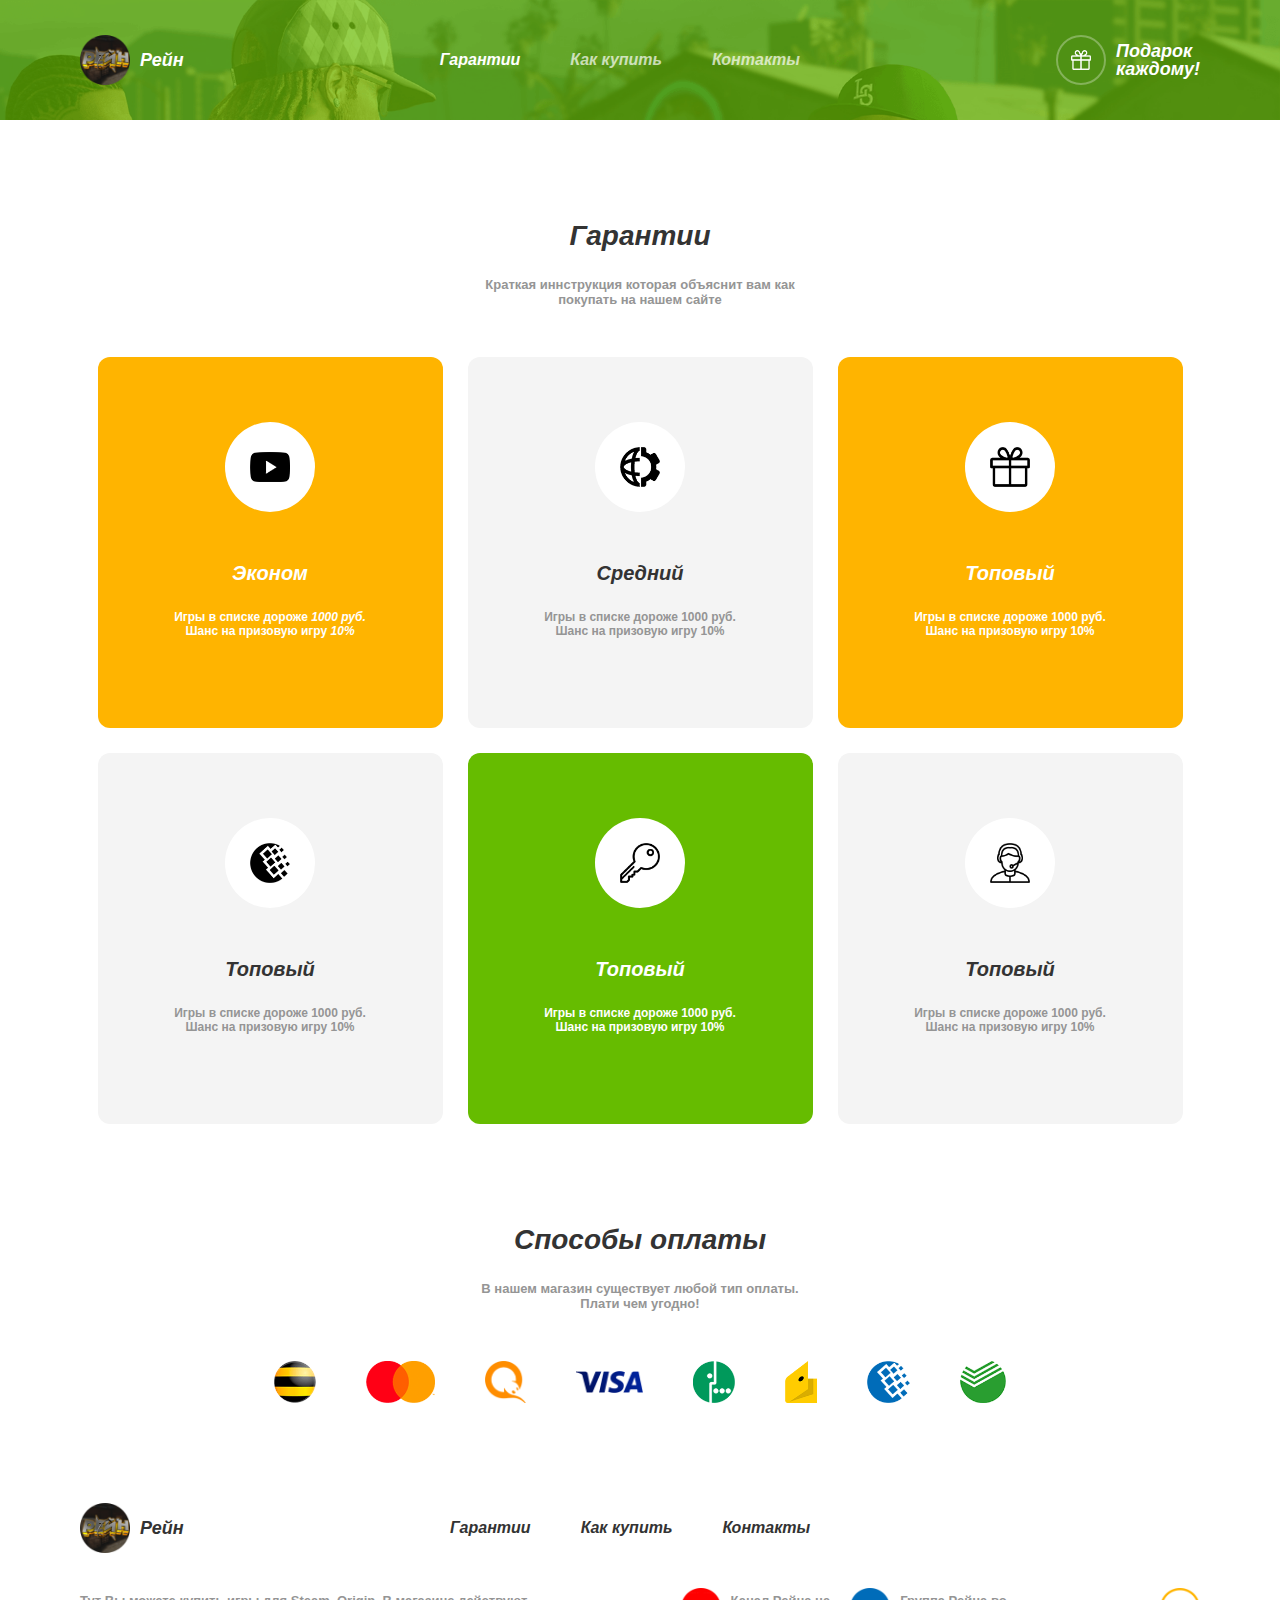
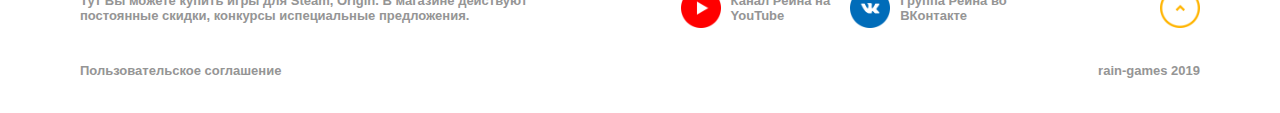
<file: guarantees.html>
<!DOCTYPE html>
<html>
    <head>
        <title>Rain's an iron cock</title>
        <meta charset="utf-8">
        <meta name="viewport" content="width=device-width, initial-scale=1">
        <link href="assets/css/main.css" rel="stylesheet" type="text/css">
        <link href="assets/css/fonts/fonts.css" rel="stylesheet" type="text/css">
    </head>
    <body>
        <header class="minimize min" style="background-image: url(assets/img/bg1.png)">
            <div class="topbar main-width">
                <div class="logo">
                    <img src="assets/img/logo.png" class="logo__image">
                    <span class="logo__name">Рейн</span>
                    <a href="#" class="ghost"></a>
                </div>
                <div class="topbar__nav">
                    <nav class="nav__items">
                        <a href="#" class="nav__item" active>Гарантии</a>
                        <a href="#" class="nav__item">Как купить</a>
                        <a href="#" class="nav__item">Контакты</a>
                    </nav>
                </div>
                <div class="topbar__gift">
                    <div class="gift__container">
                        <img class="gift__image" src="assets/img/icons/gift.png">
                    </div>
                    <h2 class="gift__words">
                        Подарок
                        <br>
                        каждому!
                    </h2>
                    <a href="#" class="ghost"></a>
                </div>
            </div>
            <div class="topbar__composite">
                <a href="#"><img src="assets/img/composite.png" class="composite__image main-width"></a>
            </div>
            <div class="topbar__subs flow">
                <span class="subs__item">На канале более</span>
                <span class="subs__count convert">18К</span>
                <span class="subs__item">подписчиков</span>
            </div>
        </header>
        <main>
            <div class="page-section">
                <h2 class="page-section__title">Гарантии</h2>
                <h4 class="page-section__desc">Краткая иннструкция которая объяснит вам как <br> покупать на нашем сайте</h4>
                <div class="kits-col kits-col--group">
                    <div class="kits-col__kit kits-col__kit--orange">
                        <div class="kits-col__coins--bg">
                            <img class="kits-col__coins kits-col__coins--stretch" src="assets/img/icons/yt-black.png">
                        </div>
                        <div class="kits-col__title">Эконом</div>
                        <div class="kits-col__desc">
                            Игры в списке дороже <b>1000 руб.</b> <br> Шанс на призовую игру <b>10%</b>
                        </div>
                    </div>
                    <div class="kits-col__kit">
                        <div class="kits-col__coins--bg">
                            <img class="kits-col__coins" src="assets/img/icons/primearea-black.png">
                        </div>
                        <div class="kits-col__title">Средний</div>
                        <div class="kits-col__desc">
                            Игры в списке дороже 1000 руб. <br> Шанс на призовую игру 10%
                        </div>
                    </div>
                    <div class="kits-col__kit kits-col__kit--orange">
                        <div class="kits-col__coins--bg">
                            <img class="kits-col__coins" src="assets/img/icons/gift-black.png">
                        </div>
                        <div class="kits-col__title">Топовый</div>
                        <div class="kits-col__desc">
                            Игры в списке дороже 1000 руб. <br> Шанс на призовую игру 10%
                        </div>
                    </div>
                </div>
                <div class="kits-col kits-col--group">
                    <div class="kits-col__kit">
                        <div class="kits-col__coins--bg">
                            <img class="kits-col__coins" src="assets/img/icons/webmoney-black.png">
                        </div>
                        <div class="kits-col__title">Топовый</div>
                        <div class="kits-col__desc">
                            Игры в списке дороже 1000 руб. <br> Шанс на призовую игру 10%
                        </div>
                    </div>
                    <div class="kits-col__kit kits-col__kit--green">
                        <div class="kits-col__coins--bg">
                            <img class="kits-col__coins" src="assets/img/icons/key-black.png">
                        </div>
                        <div class="kits-col__title">Топовый</div>
                        <div class="kits-col__desc">
                            Игры в списке дороже 1000 руб. <br> Шанс на призовую игру 10%
                        </div>
                    </div>
                    <div class="kits-col__kit">
                        <div class="kits-col__coins--bg">
                            <img class="kits-col__coins" src="assets/img/icons/support-black.png">
                        </div>
                        <div class="kits-col__title">Топовый</div>
                        <div class="kits-col__desc">
                            Игры в списке дороже 1000 руб. <br> Шанс на призовую игру 10%
                        </div>
                    </div>
                </div>
            </div>
            <div class="page-section">
                <h2 class="page-section__title">Способы оплаты</h2>
                <h4 class="page-section__desc">
                    В нашем магазин существует любой тип оплаты. <br> Плати чем угодно!
                </h4>
                <div class="pay-systems">
                    <img class="pay-systems__item" src="assets/img/icons/paysys/beeline.png">
                    <img class="pay-systems__item" src="assets/img/icons/paysys/mastercard.png">
                    <img class="pay-systems__item" src="assets/img/icons/paysys/qiwi.png">
                    <img class="pay-systems__item pay-systems__item--stretch" src="assets/img/icons/paysys/visa.png">
                    <img class="pay-systems__item" src="assets/img/icons/paysys/megafon.png">
                    <img class="pay-systems__item" src="assets/img/icons/paysys/yandex.png">
                    <img class="pay-systems__item" src="assets/img/icons/paysys/webmoney.png">
                    <img class="pay-systems__item" src="assets/img/icons/paysys/sberbank.png">
                </div>
            </div>
        </main>
        <footer>
            <div class="footer">
                <div class="topbar topbar2 main-width">
                    <div class="logo">
                        <img src="assets/img/logo.png" class="logo__image">
                        <span class="logo__name">Рейн</span>
                        <a href="#" class="ghost"></a>
                    </div>
                    <div class="topbar__nav">
                        <nav class="nav__items">
                            <a href="#" class="nav__item" active>Гарантии</a>
                            <a href="#" class="nav__item">Как купить</a>
                            <a href="#" class="nav__item">Контакты</a>
                        </nav>
                    </div>
                </div>
                <div class="sub-info">
                    <div class="sub-info__desc">
                        Тут Вы можете купить игры для Steam, Origin. В магазине действуют <br> постоянные скидки, конкурсы испециальные предложения.
                    </div>
                    <div class="sub-info__soc-items">
                        <div class="sub-info__soc-item">
                            <img class="sub-info__icon" src="assets/img/icons/yt.png">
                            <span class="sub-info__text">Канал Рейна на <br> YouTube</span>
                        </div>
                        <div class="sub-info__soc-item">
                            <img class="sub-info__icon" src="assets/img/icons/vk.png">
                            <span class="sub-info__text">Группа Рейна во <br> ВКонтакте</span>
                        </div>
                    </div>
                    <div class="footer__to-top">
                        <img class="sub-info__icon" src="assets/img/icons/to-top.png">
                    </div>
                </div>
                <div class="copyright main-width">
                    <a class="copyright__item link2" href="#">Пользовательское соглашение</a>
                    <span class="copyright__item">rain-games 2019</span>
                </div>
            </div>
            <!---Scripts--->
            <script src="assets/js/jquery-3.3.1.min.js"></script>
            <script src="assets/js/scripts.js"></script>
        </footer>
    </body>
</html>
</file>
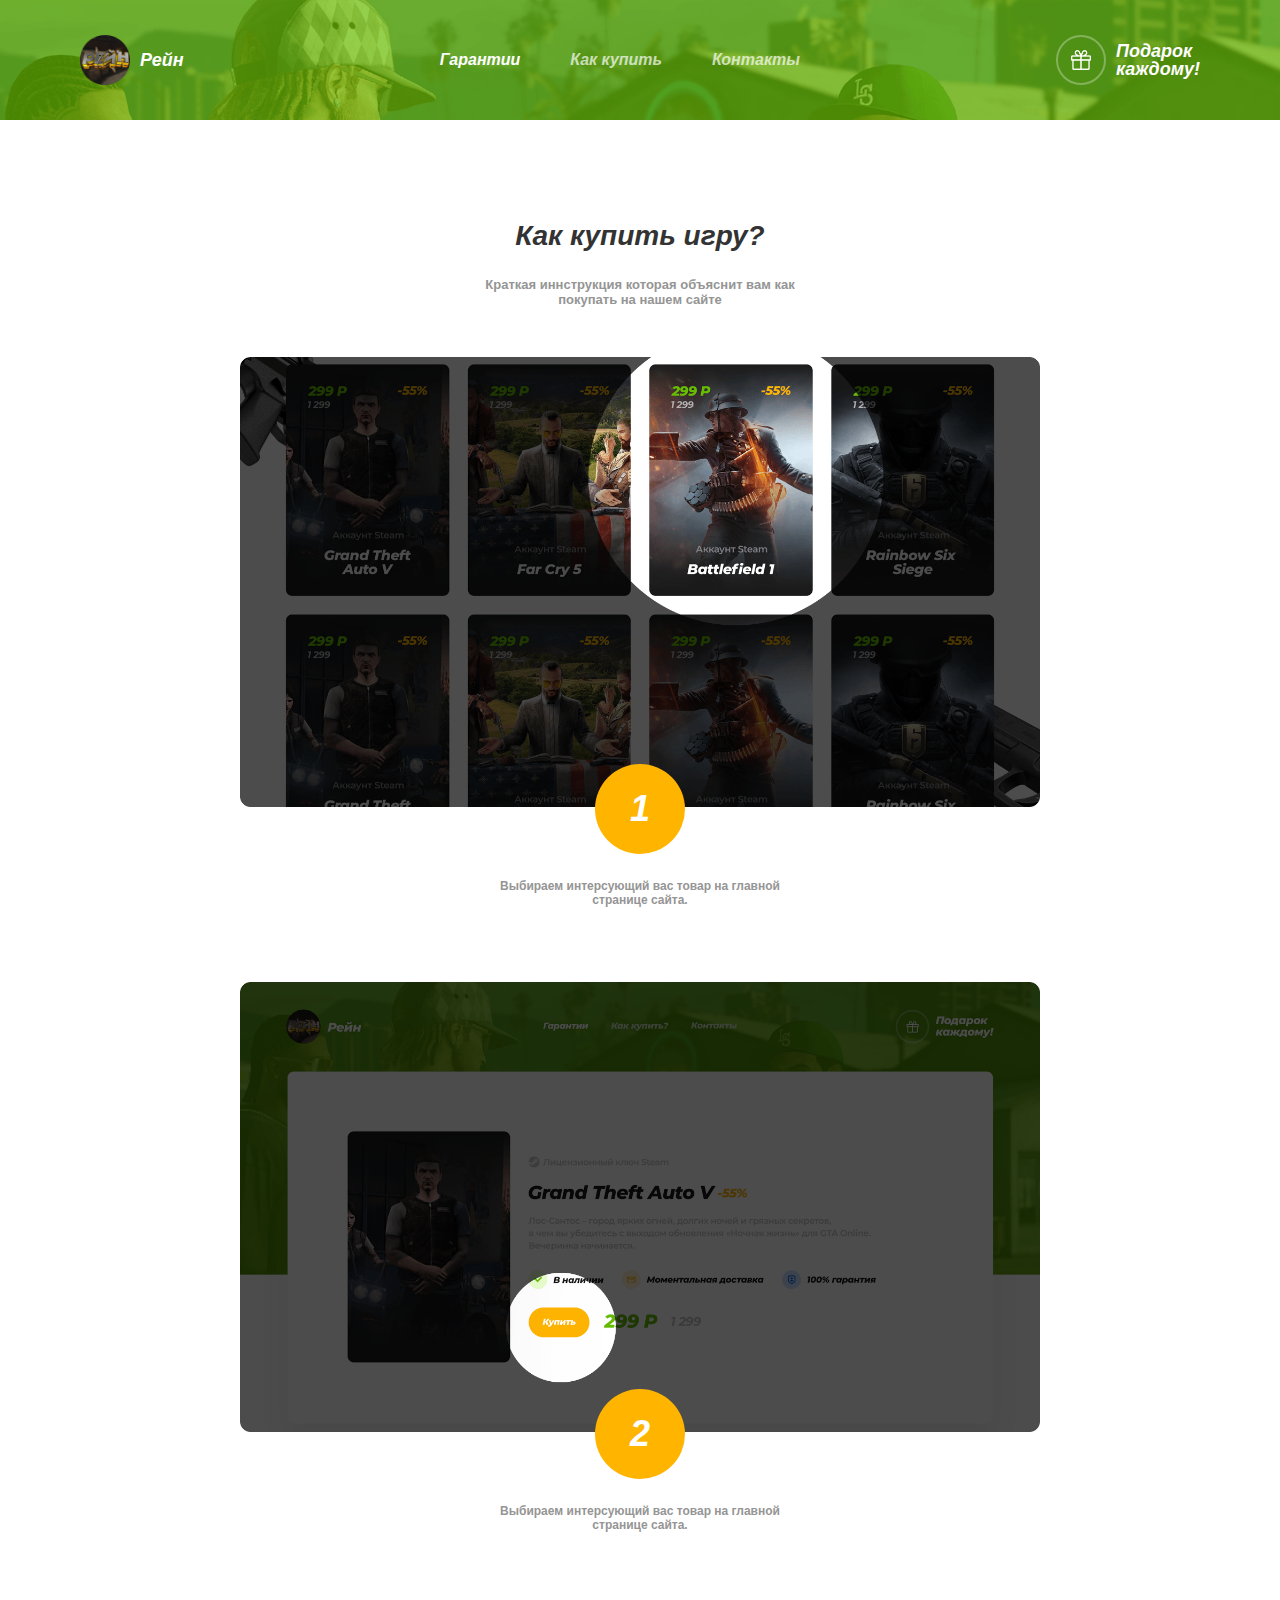
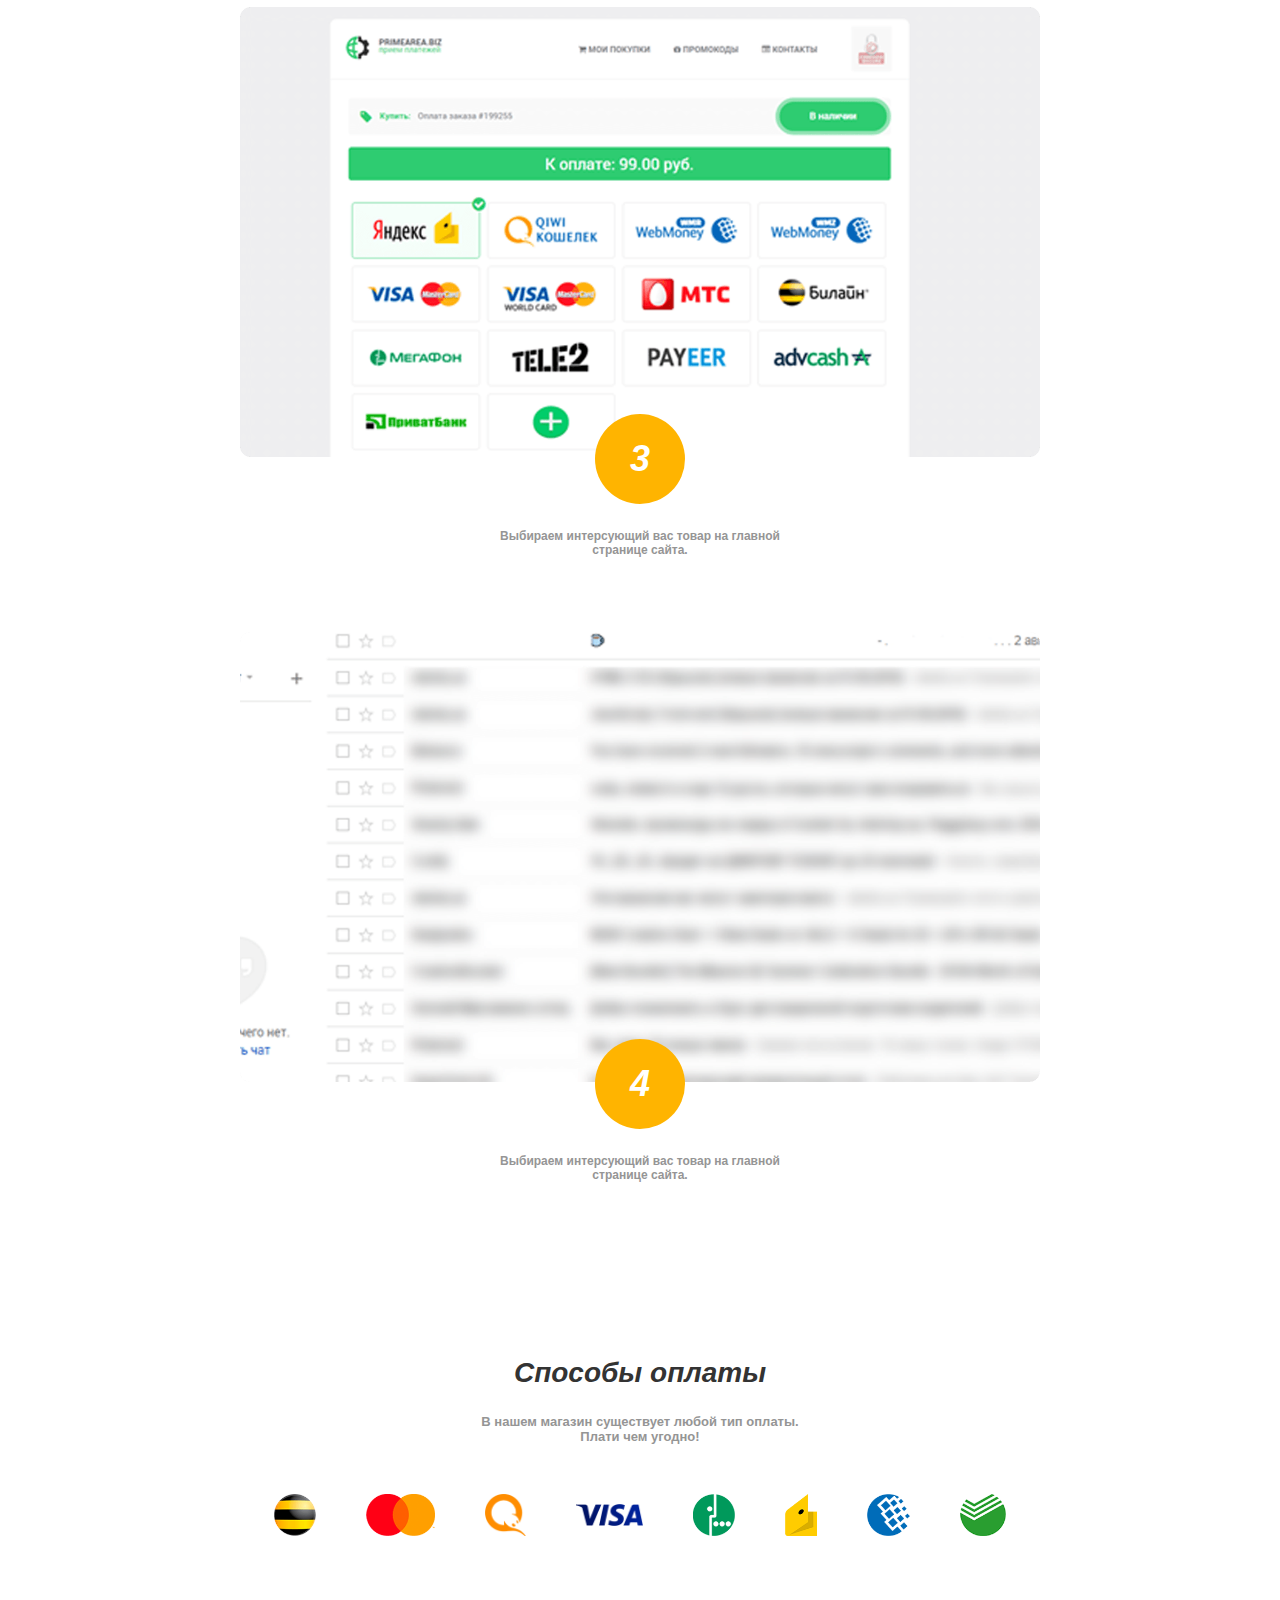
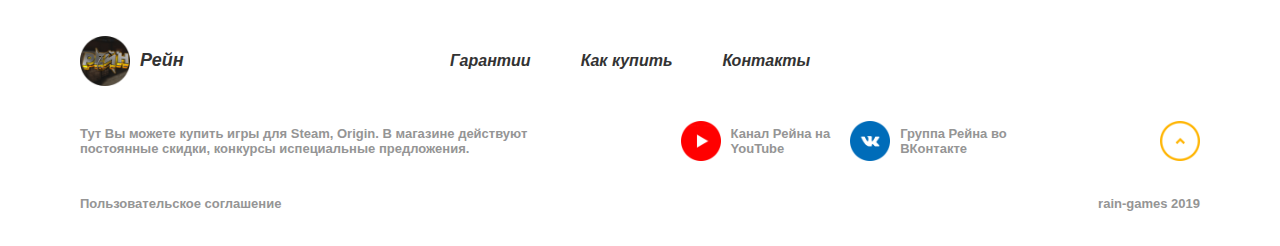
<file: how-to-buy.html>
<!DOCTYPE html>
<html>
    <head>
        <title>Rain's an iron cock</title>
        <meta charset="utf-8">
        <meta name="viewport" content="width=device-width, initial-scale=1">
        <link href="assets/css/main.css" rel="stylesheet" type="text/css">
        <link href="assets/css/fonts/fonts.css" rel="stylesheet" type="text/css">
    </head>
    <body>
        <header class="minimize min" style="background-image: url(assets/img/bg1.png)">
            <div class="topbar main-width">
                <div class="logo">
                    <img src="assets/img/logo.png" class="logo__image">
                    <span class="logo__name">Рейн</span>
                    <a href="#" class="ghost"></a>
                </div>
                <div class="topbar__nav">
                    <nav class="nav__items">
                        <a href="#" class="nav__item" active>Гарантии</a>
                        <a href="#" class="nav__item">Как купить</a>
                        <a href="#" class="nav__item">Контакты</a>
                    </nav>
                </div>
                <div class="topbar__gift">
                    <div class="gift__container">
                        <img class="gift__image" src="assets/img/icons/gift.png">
                    </div>
                    <h2 class="gift__words">
                        Подарок
                        <br>
                        каждому!
                    </h2>
                    <a href="#" class="ghost"></a>
                </div>
            </div>
            <div class="topbar__composite">
                <a href="#"><img src="assets/img/composite.png" class="composite__image main-width"></a>
            </div>
            <div class="topbar__subs flow">
                <span class="subs__item">На канале более</span>
                <span class="subs__count convert">18К</span>
                <span class="subs__item">подписчиков</span>
            </div>
        </header>
        <main>
            <div class="page-section">
                <h2 class="page-section__title">Как купить игру?</h2>
                <h4 class="page-section__desc">Краткая иннструкция которая объяснит вам как <br> покупать на нашем сайте</h4>
                <div class="actions-col">
                    <div class="actions-col__item">
                        <img class="actions-col__screen" src="assets/img/screens/inst1.png">
                        <span class="actions-col__order">1</span>
                        <div class="actions-col__desc">
                            Выбираем интерсующий вас товар на главной <br> странице сайта.
                        </div>
                    </div>
                    <div class="actions-col__item">
                        <img class="actions-col__screen" src="assets/img/screens/inst2.png">
                        <span class="actions-col__order">2</span>
                        <div class="actions-col__desc">
                            Выбираем интерсующий вас товар на главной <br> странице сайта.
                        </div>
                    </div>
                    <div class="actions-col__item">
                        <img class="actions-col__screen" src="assets/img/screens/inst3.png">
                        <span class="actions-col__order">3</span>
                        <div class="actions-col__desc">
                            Выбираем интерсующий вас товар на главной <br> странице сайта.
                        </div>
                    </div>
                    <div class="actions-col__item">
                        <img class="actions-col__screen" src="assets/img/screens/inst4.png">
                        <span class="actions-col__order">4</span>
                        <div class="actions-col__desc">
                            Выбираем интерсующий вас товар на главной <br> странице сайта.
                        </div>
                    </div>
                </div>
            </div>
            <div class="page-section">
                <h2 class="page-section__title">Способы оплаты</h2>
                <h4 class="page-section__desc">
                    В нашем магазин существует любой тип оплаты. <br> Плати чем угодно!
                </h4>
                <div class="pay-systems">
                    <img class="pay-systems__item" src="assets/img/icons/paysys/beeline.png">
                    <img class="pay-systems__item" src="assets/img/icons/paysys/mastercard.png">
                    <img class="pay-systems__item" src="assets/img/icons/paysys/qiwi.png">
                    <img class="pay-systems__item pay-systems__item--stretch" src="assets/img/icons/paysys/visa.png">
                    <img class="pay-systems__item" src="assets/img/icons/paysys/megafon.png">
                    <img class="pay-systems__item" src="assets/img/icons/paysys/yandex.png">
                    <img class="pay-systems__item" src="assets/img/icons/paysys/webmoney.png">
                    <img class="pay-systems__item" src="assets/img/icons/paysys/sberbank.png">
                </div>
            </div>
        </main>
        <footer>
            <div class="footer">
                <div class="topbar topbar2 main-width">
                    <div class="logo">
                        <img src="assets/img/logo.png" class="logo__image">
                        <span class="logo__name">Рейн</span>
                        <a href="#" class="ghost"></a>
                    </div>
                    <div class="topbar__nav">
                        <nav class="nav__items">
                            <a href="#" class="nav__item" active>Гарантии</a>
                            <a href="#" class="nav__item">Как купить</a>
                            <a href="#" class="nav__item">Контакты</a>
                        </nav>
                    </div>
                </div>
                <div class="sub-info">
                    <div class="sub-info__desc">
                        Тут Вы можете купить игры для Steam, Origin. В магазине действуют <br> постоянные скидки, конкурсы испециальные предложения.
                    </div>
                    <div class="sub-info__soc-items">
                        <div class="sub-info__soc-item">
                            <img class="sub-info__icon" src="assets/img/icons/yt.png">
                            <span class="sub-info__text">Канал Рейна на <br> YouTube</span>
                        </div>
                        <div class="sub-info__soc-item">
                            <img class="sub-info__icon" src="assets/img/icons/vk.png">
                            <span class="sub-info__text">Группа Рейна во <br> ВКонтакте</span>
                        </div>
                    </div>
                    <div class="footer__to-top">
                        <img class="sub-info__icon" src="assets/img/icons/to-top.png">
                    </div>
                </div>
                <div class="copyright main-width">
                    <a class="copyright__item link2" href="#">Пользовательское соглашение</a>
                    <span class="copyright__item">rain-games 2019</span>
                </div>
            </div>
            <!---Scripts--->
            <script src="assets/js/jquery-3.3.1.min.js"></script>
            <script src="assets/js/scripts.js"></script>
        </footer>
    </body>
</html>
</file>
<file: assets/css/main.css>
@keyframes rotate {
    0% {
        transform: rotate(0deg);
    }
    
    100% {
        transform: rotate(180deg);
    }
}

* {
    position: relative;
    padding: 0;
    margin: 0;
    box-sizing: border-box;
}

body {
    font-family: "Montserrat", sans-serif;
    color: #333;
    min-width: 1200px;
}

input, button {
    outline: none;
    border: unset;
    font-family: "Montserrat", sans-serif;
    cursor: pointer;
}

h1, h2, h3, h4, h5 {
    font-size: 100%;
    font-weight: inherit;
}

a {
    text-decoration: none;
}
a.link2:hover {
    text-decoration: underline;
}
a.link:hover {
    color: #ff9f2e;
}
a.ghost {
    position: absolute;
    top: 0;
    left: 0;
    right: 0;
    bottom: 0;
    width: 100%;
    height: 100%;
    z-index: 99;
    cursor: pointer;
}

b {
    font-weight: 800;
    font-style: italic;
}

.gray {
    color: rgba(255,255,255,0.6);
}

.gray2 {
    color: rgba(255,255,255,0.4);
}

.orange {
    color: #ffb400;
}

.green {
    color: #66bc00;
}

.page-section, .main-width, .game-section {
    max-width: 1120px;
    margin: 0 auto;
}

.flow {
    display: flex;
    flex-wrap: nowrap;
    white-space: nowrap;
    justify-content: space-between;
    align-items: center;
}

.flow__item, .subs__item {
    margin-left: 15px;
    color: white;
    font-size: 16px;
    font-weight: 500;
}

.flow__item:first-child {
    margin-left: 0;
}





/* Main */

main {
    padding: 50px 0;
}

/* Header */

header {
    display: block;
    width: 100%;
    height: 850px;
    background: url(../img/bg.png) no-repeat #ffb400;
    background-size: cover;
}

header.minimize, header.min {
    background-color: #66bc00;
    height: auto;
    min-height: 500px;
}

header.min {
    min-height: auto;
}

header.minimize .topbar__subs, header.minimize .topbar__composite {
    display: none;
}

.topbar {
    display: flex;
    justify-content: space-between;
    align-items: center;
    padding: 35px 0;
}

.logo {
    display: inline-flex;
    align-items: center;
}

.logo__image {
    width: 50px;
    height: 50px;
    margin-right: 10px;
}

.logo__name {
    font-size: 18px;
    font-weight: 700;
    font-style: italic;
    color: white;
}

.topbar__nav {
    display: inline-flex;
}

.nav__items {
    display: flex;
}

.nav__item {
    margin-left: 50px;
    color: rgba(255,255,255,0.7);
    font-size: 16px;
    font-weight: 600;
    font-style: italic;
    transition: .3s ease color;
}

.nav__item:first-child {
    margin-left: 0;
}

.nav__item:hover, .nav__item[active] {
    color: white;
}

.topbar__gift {
    display: inline-flex;
    align-items: center;
}

.gift__container {
    display: inline-flex;
    padding: 13px;
    border: 2px solid rgba(255,255,255,0.3);
    border-radius: 100px;
    margin-right: 10px;
}

.gift__image {
    width: 20px;
    height: 20px;
}

.gift__words {
    color: white;
    font-size: 18px;
    font-weight: 700;
    font-style: italic;
    line-height: 18px;
}

.topbar__composite {
    display: block;
}

.composite__image {
    display: block;
}

.topbar__subs {
    top: -100px;
    justify-content: center;
}

.subs__item {
    margin: 0;
}

.subs__count {
    padding: 24px 18px;
    margin: 0 15px;
    background: rgba(255,255,255,0.15);
    border-radius: 100px;
    color: white;
    font-size: 25px;
    font-weight: 800;
    font-style: italic;
}

/* Page Section */

.page-section, .game-section {
    display: block;
    padding: 50px 0;
}

.page-section__title {
    color: #333;
    text-align: center;
    font-size: 28px;
    font-weight: 800;
    font-style: italic;
}

.page-section__desc {
    margin: 25px 0 50px;
    color: #959595;
    text-align: center;
    font-size: 13px;
    font-weight: 600;
}

/* Games Column */

.games-type {
    width: 300px;
    margin: 0 auto;
}

.games-type__choice {
    color: #c4c4c4;
    cursor: pointer;
    transition: .3s ease color;
    user-select: none;
    z-index: 5;
}

.games-type__choice[active] {
    color: #333;
}

.games-type__choice::after {
    content: '';
    position: absolute;
    left: -2px;
    bottom: 4px;
    height: 5px;
    width: calc(100% + 2px);
    background: #939393;
    transition: .3s ease background;
    z-index: -1;
}

.games-type__choice[active]::after {
    background: #ffb400;
}

.games-type__or {
    font-size: 16px;
    font-weight: 800;
    font-style: italic;
}

.games-col {
    display: flex;
    flex-wrap: wrap;
    animation: unknown .3s ease;
}

.game-panel {
    display: none;
    width: 250px;
    height: 350px;
    margin: 15px;
    background: #66bc00 no-repeat center;
    background-size: 100%;
    border-radius: 8px;
    transition: 0.17s ease background;
    box-shadow: inset 0 -125px 100px -35px #222222, inset 0 100px 100px -50px #222222;
    cursor: pointer;
}

.game-panel:hover {
    background-size: 110%;
}

.game-panel--active {
    display: inline-block;
}

.game-panel__column {
    display: block;
    width: 100%;
    padding: 30px;
}

.game-panel__row--0, .game-panel__row--1, .game-panel__title {
    font-size: 20px;
    font-weight: 700;
    font-style: italic;
    line-height: 20px;
}

.game-panel__row--0 {
    display: flex;
    justify-content: space-between;
    width: 100%;
}

.game-panel__row--1 {
    font-size: 13px;
    font-weight: 700;
}

.game-panel__info {
    position: absolute;
    left: 0;
    right: 0;
    bottom: 0;
    padding: 30px 35px;
}

.game-panel__desc {
    text-align: center;
    font-size: 13px;
    font-weight: 600;
    text-transform: capitalize;
}

.game-panel__title {
    margin-top: 15px;
    text-align: center;
    color: white;
    line-height: 22px;
}

.games-load-more {
    display: flex;
    align-items: center;
    margin: 25px auto;
    padding: 15px 35px;
    background: white;
    transition: .3s ease background;
    border-radius: 12px;
    color: #333;
    font-size: 16px;
    font-weight: 800;
    font-style: italic;
}

.games-load-more:hover {
    background: rgba(0, 0, 0, 0.02);
}

.games-load-more__icon {
    height: 24px;
    margin-right: 15px;
}



/* Kits */

.kits-col {
    display: flex;
    justify-content: center;
}

.kits-col--group {
    margin-bottom: 25px;
}

.kits-col--group:last-child {
    margin-bottom: 0;
}

.kits-col__kit {
    width: 345px;
    margin-left: 25px;
    padding: 65px;
    background: #f4f4f4;
    border-radius: 12px;
}

.kits-col__kit:first-child {
    margin-left: 0;
}

.kits-col__coins {
    width: inherit;
    height: inherit;
    padding: 25px;
}

.kits-col__coins--stretch {
    padding: 30px 25px;
}

.kits-col__coins--bg {
    width: 90px;
    height: 90px;
    margin: 0 auto;
    background: white;
    border-radius: 100px;
}

.kits-col__title {
    margin: 50px 0 25px;
    text-align: center;
}

.kits-col__desc {
    margin-bottom: 25px;
    color: #959595;
    text-align: center;
    font-size: 12px;
    font-weight: 600;
}

.kits-col__desc--high-line {
    line-height: 24px;
}

.kits-col__buy {
    display: flex;
    justify-content: center;
    align-items: center;
}

.kits-col__price, .kits-col__title {
    font-size: 20px;
    font-weight: 800;
    font-style: italic;
}

.buy-button {
    padding: 14px 20px;
    background: #ffb400;
    border-radius: 40px;
    color: white;
    font-size: 13px;
    font-weight: 800;
    font-style: italic;
}

.kits-col__button {
    transition: .3s ease box-shadow;
    margin-left: 20px;
}

.kits-col__button:hover {
    box-shadow: 0 0 10px -5px black;
}

.kits-col__kit--orange {
    background: #ffb400;
}

.kits-col__kit--orange *, .kits-col__kit--green * {
    color: white;
}

.kits-col__kit--orange .kits-col__button, .kits-col__kit--green {
    background: #66bc00;
}



/* Pay Systems */

.pay-systems {
    display: flex;
    justify-content: center;
    align-items: center;
}

.pay-systems__item {
    height: 42px;
    margin-left: 50px;
    transition: .15s ease-in transform;
    cursor: pointer;
}

.pay-systems__item:first-child {
    margin-left: 0;
}

.pay-systems__item:hover {
    transform: scale(1.2);
}

.pay-systems__item--stretch {
    height: 22px;
}



/* Footer */

.topbar2 {
    padding: 0;
    padding-bottom: 35px;
}

.topbar2 .logo__name, .topbar2 .nav__item {
    color: #333;
}

.topbar2 .nav__item:hover {
    color: #888;
}

.topbar2 .nav__items {
    width: 750px;
}

.sub-info {
    width: 1120px;
    margin: 0 auto;
    display: flex;
    justify-content: space-between;
    align-items: center;
}

.sub-info__desc {
    color: #959595;
    font-size: 13px;
    font-weight: 600;
}

.sub-info__soc-items {
    display: inline-flex;
    align-items: center;
}

.sub-info__soc-item {
    display: inline-flex;
    align-items: center;
    margin-right: 20px;
}

.sub-info__soc-item:last-child {
    margin-right: 0;
}

.sub-info__icon {
    width: 40px;
    height: 40px;
}

.sub-info__text {
    margin-left: 10px;
    color: #959595;
    font-size: 13px;
    font-weight: 600;
}

.footer__to-top {
    width: 40px;
    height: 40px;
    border-radius: 100px;
    transition: .15s ease transform;
    cursor: pointer;
}

.footer__to-top:hover {
    transform: scale(1.07);
}

.copyright {
    display: flex;
    justify-content: space-between;
    padding: 35px 0;
}

.copyright__item {
    color: #959595;
    font-size: 13px;
    font-weight: 600;
}



/* Game Page */

.game-section {
    margin-top: -374px;
    padding-top: 0;
}

.game-board {
    display: flex;
    align-items: center;
    padding: 100px;
    margin-bottom: 50px;
    background: white;
    border-radius: 12px;
    box-shadow: 0 47px 125px 7px rgba(0,0,0,0.1);
}

.game-board__game-info {
    width: 550px;
    margin-left: 35px;
}

.game-board__type {
    display: flex;
    align-items: center;
    color: #c8c8c8;
    font-size: 13px;
    font-weight: 600;
}

.game-board__dist {
    height: 18px;
    margin-right: 8px;
}

.game-board__title {
    display: flex;
    align-items: center;
    margin: 25px 0;
    font-size: 28px;
    font-weight: 800;
    font-style: italic;
}

.game-board__desc {
    color: #c8c8c8;
    font-size: 13px;
    font-weight: 600;
}

.game-board__discount {
    margin-left: 10px;
    color: #ffb400;
    font-size: 18px;
}

.game-board__reasons {
    display: flex;
    margin: 25px 0;
}

.game-board__reason {
    display: flex;
    align-items: center;
    font-size: 13px;
    font-weight: 700;
    font-style: italic;
}

.game-board__reason > img {
    height: 30px;
    margin-left: 16px;
    margin-right: 8px;
}

.game-board__reason:first-child > img {
    margin-left: 0;
}

.game-board__buy {
    display: inline-flex;
}

.game-board__new-price {
    margin: 0 20px;
    color: #66bc00;
    font-size: 28px;
    font-weight: 800;
    font-style: italic;
}

.game-board__old-price {
    color: #c4c4c4;
    font-size: 18px;
    font-weight: 700;
    font-style: italic;
}

.game-section__section {
    margin-bottom: 100px;
}

.game-section__title {
    margin-bottom: 50px;
    font-size: 18px;
    font-weight: 800;
    font-style: italic;
}

.game-section__screens {
    display: flex;
    overflow-x: auto;
    overflow-y: hidden;
}

.game-section__screen {
    height: 110px;
    margin-right: 15px;
    border-radius: 6px;
}

.game-section__section--dual {
    display: flex;
    justify-content: space-between;
}

.game-section__section--small {
    width: 48%;
}

.list-items {
    display: inline-grid;
}

.list-items--other .list-items__mark {
    width: 150px;
}

.list-items__item {
    display: flex;
    margin-bottom: 20px;
    font-size: 13px;
    font-weight: 600;
}

.list-items__mark {
    margin-right: 15px;
}

.list-items__value {
    color: #c8c8c8;
}

.list-items__value:hover, .game-board__desc:hover, .game-board__type:hover {
    color: #959595;
    transition: .15s ease color;
}

.game-section__advice-games {
    margin-top: 100px;
}



/* How To Buy */

.actions-col {
    display: block;
}

.actions-col__item {
    display: block;
    justify-content: center;
    margin-bottom: 75px;
    text-align: center;
}

.actions-col__screen {
    display: block;
    width: 800px;
    margin: 0 auto;
}

.actions-col__order {
    display: inline-flex;
    justify-content: center;
    align-items: center;
    width: 90px;
    height: 90px;
    margin-top: -50%;
    background: #ffb400;
    border-radius: 100px;
    color: white;
    font-size: 36px;
    font-weight: 800;
    font-style: italic;
}

.actions-col__desc {
    margin-top: 25px;
    color: #959595;
    font-size: 12px;
    font-weight: 600;
}



/* Reviews */


.comments-container {
    width: calc(100% - 200px);
    margin: 0 auto;
}

.comment {
    display: flex;
    padding-bottom: 15px;
    margin-bottom: 25px;
    border-bottom: 1px solid #dfdfdf;
}

.comment__avatar {
    display: inline-block;
    width: 45px;
    height: 45px;
}

.comment__info {
    margin-left: 15px;
    width: calc(100% - 45px);
}

.comment__comment {
    margin-bottom: 5px;
    font-size: 12px;
    font-weight: 600;
}

.comment__name-date {
    color: #959595;
    font-size: 12px;
    font-weight: 600;
}



/* Other */

.instructions__item_href {
    color: #66bc00;
}

.infinite-rotate {
    animation: .3s linear rotate infinite;
}
</file>
<file: assets/css/mobile.css>
/* Mobile */

@media screen and (max-width: 1200px) {
    .page-section, .main-width, .game-section {
        width: 1200px;
    }
}

@media screen and (max-width: 900px) {
    body {
        min-width: unset;
    }
    
    header {
        height: auto;
    }
    
    .topbar__gift, .topbar__nav, .topbar2 {
        display: none;
    }
    
    .topbar {
        padding: 35px;
    }
    
    .page-section, .main-width, .game-section {
        width: 100%;
        max-width: unset;
    }
    
    .composite__image {
        width: 80%;
        margin: 50px auto;
    }
    
    .games-col, .kits-col {
        flex-direction: column;
        align-items: center;
        width: 300px;
        margin: 0 auto;
    }
    
    .kits-col {
        width: 100%;
    }
    
    .kits-col__kit {
        margin: 0;
        margin-bottom: 25px;
    }
    
    .pay-systems {
        flex-wrap: wrap;
        width: 80%;
        margin: 0 auto;
    }
    
    .pay-systems__item {
        margin-bottom: 50px;
    }
    
    .sub-info {
        display: unset;
        justify-content: center;
        width: auto;
    }

    .sub-info__desc {
        display: block;
        margin-bottom: 25px;
        text-align: center;
    }

    .sub-info__soc-items {
        display: flex;
        justify-content: center;
    }

    .footer__to-top {
        margin: 25px auto 0;
    }

    .copyright {
        width: 95%;
    }
    
    .page-section__desc {
        width: 85%;
        margin: 25px auto 50px;
    }

    .copyright > br, .page-section__desc > br {
        display: none;
    }
    
    .topbar__subs {
        top: 0;
        display: inline-flex;
        width: 100%;
        margin-bottom: 25px;
    }


    .logo__name, .game-section__title, .game-board__old-price, .game-board__discount, .gift__words, .games-type__or {
        font-size: 16px;
    }

    .nav__item, .flow__item, .subs__item, .games-load-more {
        font-size: 14px;
    }

    .page-section__title {
        font-size: 26px;
    }

    .games-type {
        width: 265px;
    }

    .game-panel__row--0, .game-panel__row--1, .game-panel__title, .kits-col__price, .kits-col__title {
        font-size: 18px;
    }

    .buy-button {}

    .subs__count {
        font-size: 22px;
    }
}
</file>
<file: assets/css/fonts/fonts.css>
/* Regular */

@font-face {
    font-family: "Montserrat";
    font-weight: 400;
    src: url(Montserrat-Regular.ttf) format('ttf');
}

/* Medium */

@font-face {
    font-family: "Montserrat";
    font-weight: 500;
    src: url(Montserrat-Medium.ttf) format('ttf');
}

/* SemiBold */

@font-face {
    font-family: "Montserrat";
    font-weight: 600;
    src: url(Montserrat-SemiBold.ttf) format('ttf');
}

/* BoldItalic */

@font-face {
    font-family: "Montserrat";
    font-weight: 700;
    src: url(Montserrat-BoldItalic.ttf) format('ttf');
}

/* ExtraBoldItalic */

@font-face {
    font-family: "Montserrat";
    font-weight: 800;
    src: url(Montserrat-ExtraBoldItalic.ttf) format('ttf');
}

/* BlackItalic */

@font-face {
    font-family: "Montserrat";
    font-weight: 900;
    src: url(Montserrat-BlackItalic.ttf) format('ttf');
}
</file>
